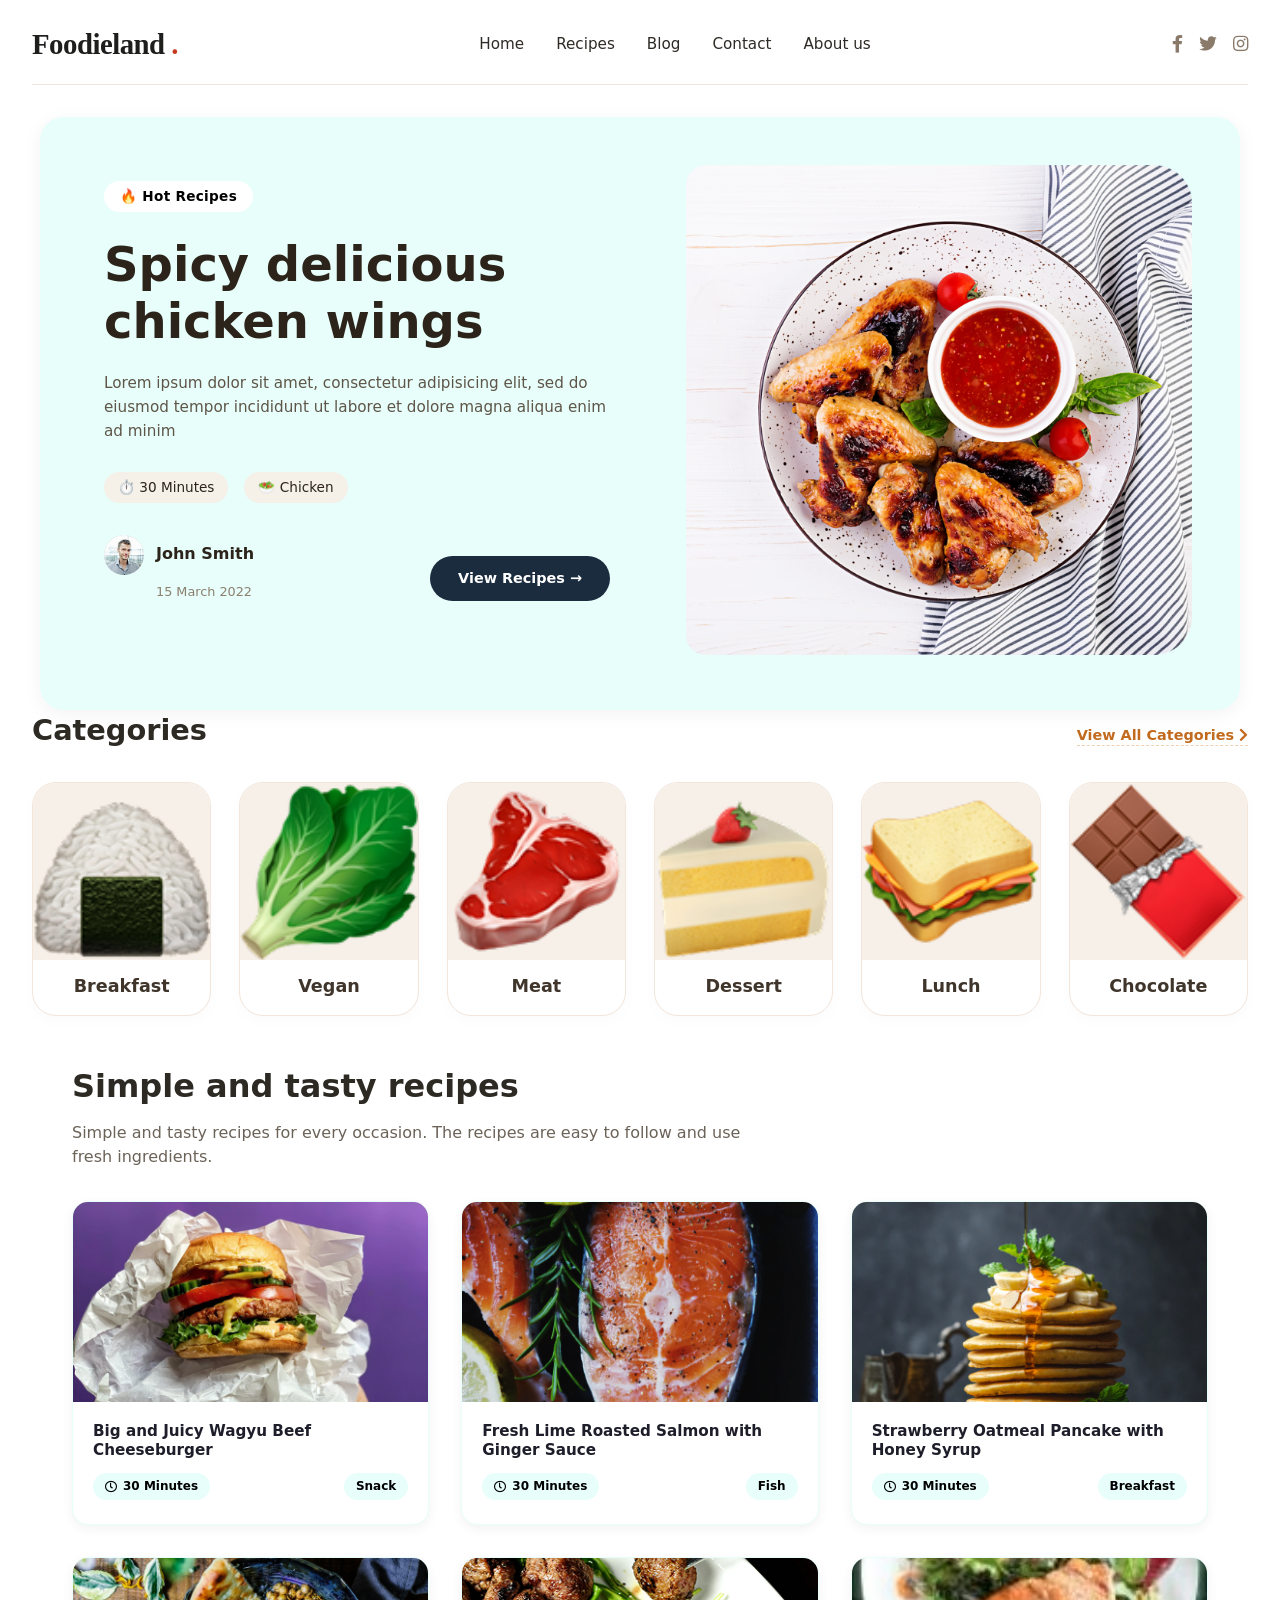
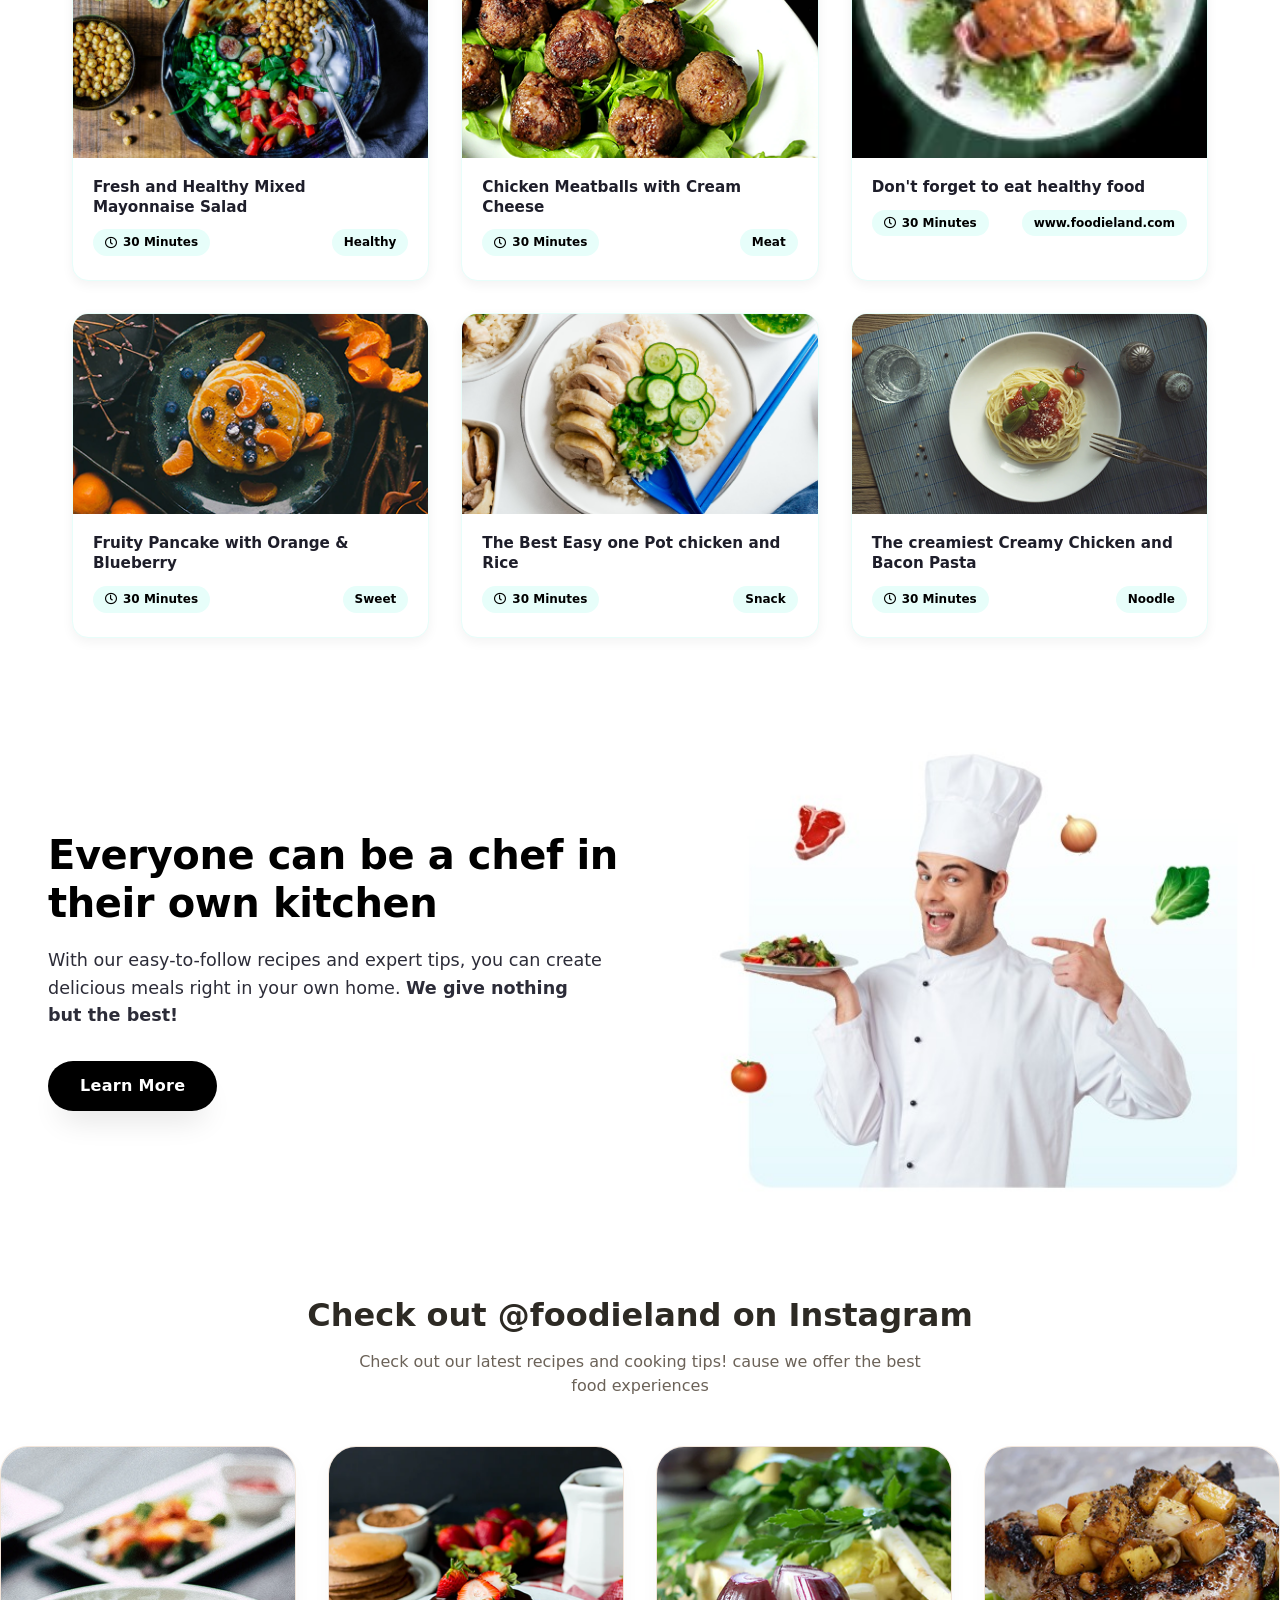
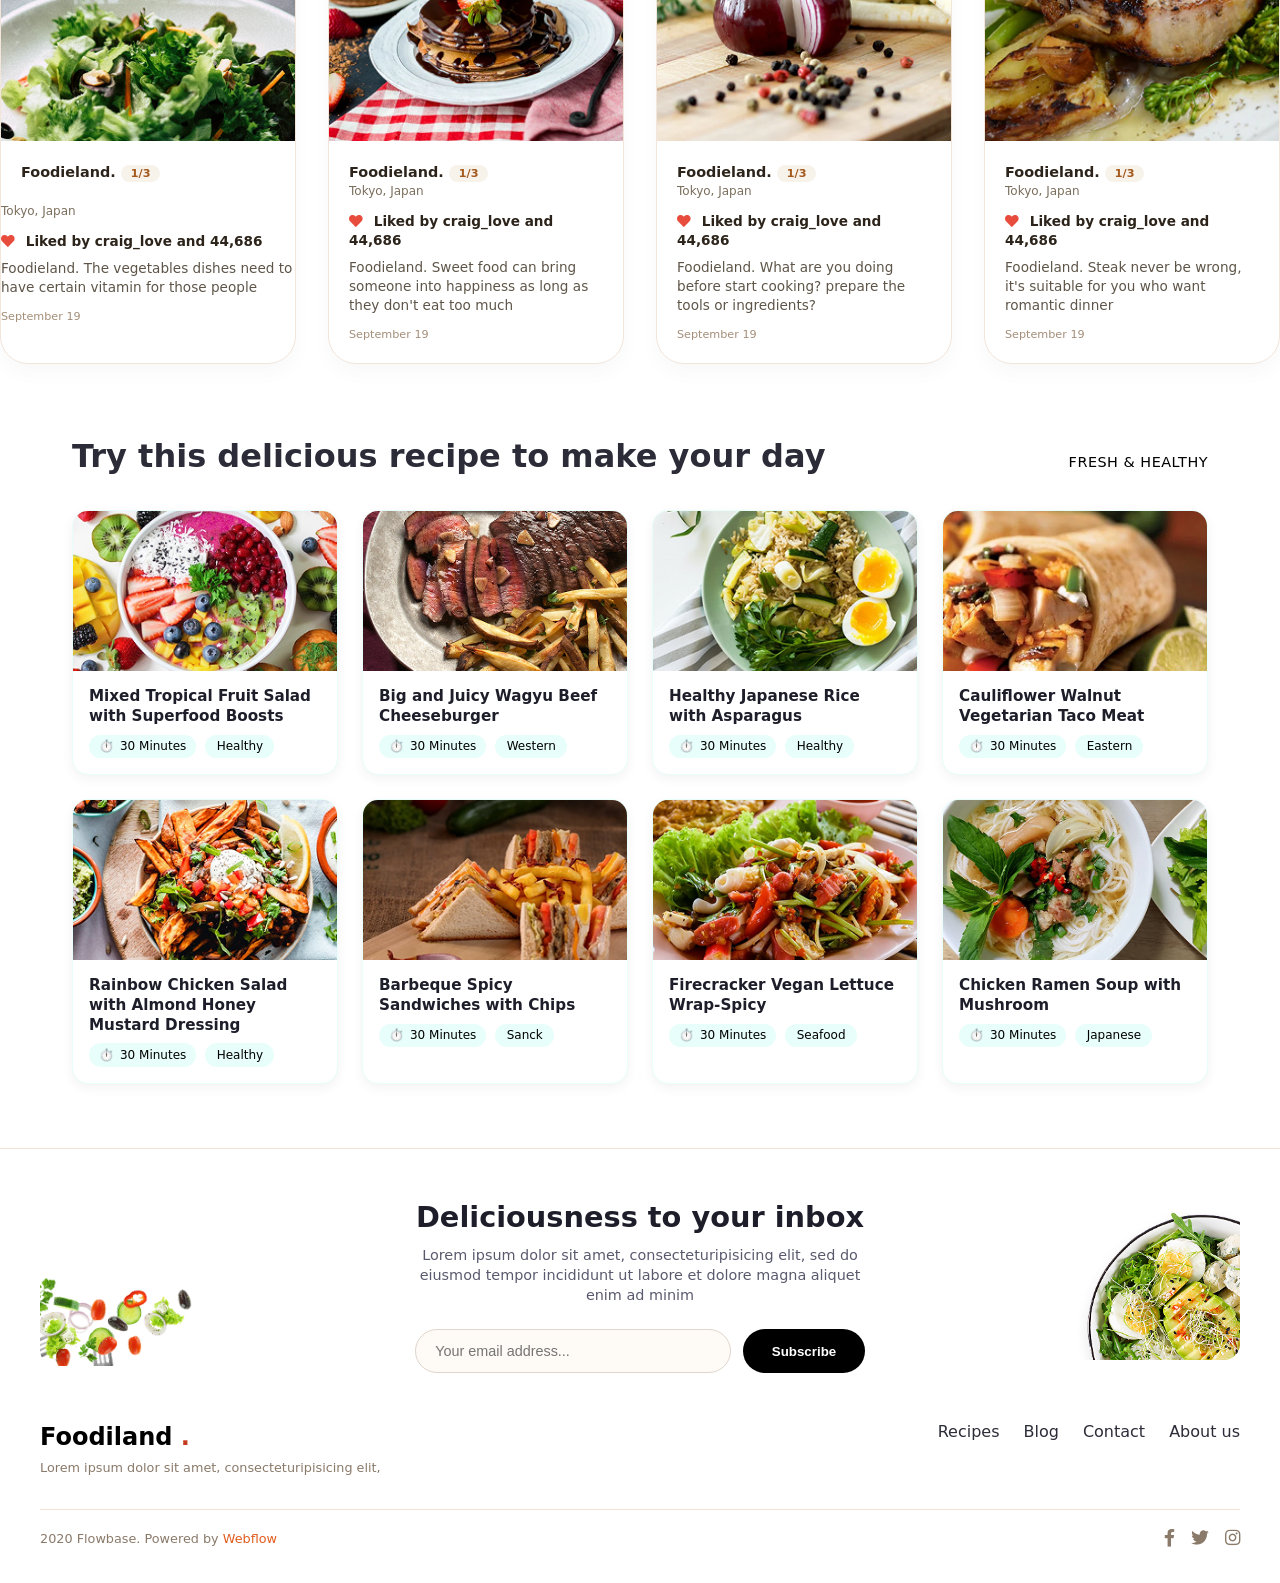
<file: index.html>
<!DOCTYPE html>
<html lang="en">
<head>
    <meta charset="UTF-8">
    <meta name="viewport" content="width=device-width, initial-scale=1.0">
    <title>FoodieLand</title>
    <link rel="stylesheet" href="style.css">
    <link rel="stylesheet" href="https://cdnjs.cloudflare.com/ajax/libs/font-awesome/5.15.3/css/all.min.css">
</head>
<body>
   <div class="container">
  <header class="main-header">
    <div class="logo">Foodieland <span>.</span></div>
    <nav aria-label="Main navigation">
      <div class="nav-links">
        <a href="index.html">Home</a>
        <a href="recipes.html">Recipes</a>
        <a href="blog.html">Blog</a>
        <a href="contactus.html">Contact</a>
        <a href="about.html">About us</a>
      </div>
    </nav>
    <div class="social-icons">
      <a href="#" aria-label="Facebook"><i class="fab fa-facebook-f"></i></a>
      <a href="#" aria-label="Twitter"><i class="fab fa-twitter"></i></a>
      <a href="#" aria-label="Instagram"><i class="fab fa-instagram"></i></a>
    </div>
  </header> 

  <main>
   
     <div class="hot-recipes-card">
            <div class="card-content">
                <div class="hot-badge">🔥 Hot Recipes</div>
                <h1 class="recipe-title">Spicy delicious chicken wings</h1>
                <p class="recipe-description">
                    Lorem ipsum dolor sit amet, consectetur adipisicing elit, sed do eiusmod
                    tempor incididunt ut labore et dolore magna aliqua enim ad minim
                </p>

                <div class="meta-row">
                    <span class="meta-chip">⏱️ 30 Minutes</span>
                    <span class="meta-chip">🥗 Chicken</span>
                </div>

                
                <div class="author-button-row">
                    <div class="author-section">
                        <div class="author-info">
                            <img class="author" src="images/Ellipse 2.png" alt="John Smith">
                            <span class="author-name">John Smith</span>
                        </div>
                        <div class="post-date">15 March 2022</div>
                    </div>
                    <a href="#" class="btn-primary">View Recipes →</a>
                </div>
            </div>

            <div class="img-wrapper">
                <img class="card-image" src="images/Mask Group.png" alt="Spicy delicious chicken wings">
            </div>
        </div>
  

 <sction class="categories-section">
      <div class="categories-header">
        <h2>Categories</h2>
        <a href="#" class="view-all">View All Categories <i class="fas fa-chevron-right"></i></a>
      </div>
      <div class="categories-grid">
        
        <div class="category-card">
          <img class="category-img" src="images/image 25.png"
               alt="Breakfast img">
          <div class="category-name">Breakfast</div>
        </div>
       
        <div class="category-card">
          <img class="category-img" src="images/image 20 (2).png"
               alt="Vegan img">
          <div class="category-name">Vegan</div>
        </div>
        
        <div class="category-card">
          <img class="category-img" src="images/image 21 (2).png"
               alt="Meat img">
          <div class="category-name">Meat</div>
        </div>
        
        <div class="category-card">
          <img class="category-img" src="images/image 22 (1).png"
               alt="Dessert img">
          <div class="category-name">Dessert</div>
        </div>
    
        <div class="category-card">
          <img class="category-img" src="images/image 23.png"
               alt="Lunch img">
          <div class="category-name">Lunch</div>
        </div>
        
        <div class="category-card">
          <img class="category-img" src="images/image 24.png"
               alt="Chocolate img">
          <div class="category-name">Chocolate</div>
         </div>
      </div>
    </section>

    <section class="recipes-section">
      <h2 class="section-heading">Simple and tasty recipes</h2>
      <p class="section-description">Simple and tasty recipes for every occasion. The recipes are easy to follow and use fresh ingredients.</p>
      <div class="recipes-grid">
        
        <div class="recipe-card"><img class="recipe-img" src="images/Mask Group (1).png" alt="Big and Juicy Wagyu Beef Cheeseburger"><div class="recipe-content"><h3 class="recipe-title">Big and Juicy Wagyu Beef Cheeseburger</h3><div class="recipe-meta"><span class="time-badge"><i class="far fa-clock"></i> 30 Minutes</span><span class="type-badge">Snack</span></div></div></div>
        <div class="recipe-card"><img class="recipe-img" src="images/image 26.png" alt="Fresh Lime Roasted Salmon with Ginger Sauce"><div class="recipe-content"><h3 class="recipe-title">Fresh Lime Roasted Salmon with Ginger Sauce</h3><div class="recipe-meta"><span class="time-badge"><i class="far fa-clock"></i> 30 Minutes</span><span class="type-badge">Fish</span></div></div></div>
        <div class="recipe-card"><img class="recipe-img" src="images/Mask Group (2).png" alt="Strawberry Oatmeal Pancake with Honey Syrup"><div class="recipe-content"><h3 class="recipe-title">Strawberry Oatmeal Pancake with Honey Syrup</h3><div class="recipe-meta"><span class="time-badge"><i class="far fa-clock"></i> 30 Minutes</span><span class="type-badge">Breakfast</span></div></div></div>
        <div class="recipe-card"><img class="recipe-img" src="images/Mask Group (3).png" alt="Fresh and Healthy Mixed"><div class="recipe-content"><h3 class="recipe-title">Fresh and Healthy Mixed Mayonnaise Salad</h3><div class="recipe-meta"><span class="time-badge"><i class="far fa-clock"></i> 30 Minutes</span><span class="type-badge">Healthy</span></div></div></div>
        <div class="recipe-card"><img class="recipe-img" src="images/image 26 (2).png" alt="Chicken Meatballs with Cream Cheese"><div class="recipe-content"><h3 class="recipe-title">Chicken Meatballs with Cream Cheese</h3><div class="recipe-meta"><span class="time-badge"><i class="far fa-clock"></i> 30 Minutes</span><span class="type-badge">Meat</span></div></div></div>
        <div class="recipe-card"><img class="recipe-img" src="images/WhatsApp Image 2026-04-17 at 00.14.38.jpeg" alt="Don't forget to eat healthy food"><div class="recipe-content"><h3 class="recipe-title">Don't forget to eat healthy food</h3><div class="recipe-meta"><span class="time-badge"><i class="far fa-clock"></i> 30 Minutes</span><span class="type-badge">www.foodieland.com</span></div></div></div>
        <div class="recipe-card"><img class="recipe-img" src="images/image 26 (13).png" alt="Fruity Pancake with Orange & Blueberry"><div class="recipe-content"><h3 class="recipe-title">Fruity Pancake with Orange & Blueberry</h3><div class="recipe-meta"><span class="time-badge"><i class="far fa-clock"></i> 30 Minutes</span><span class="type-badge">Sweet</span></div></div></div>
        <div class="recipe-card"><img class="recipe-img" src="images/Mask Group (5).png" alt="The Best Easy one Pot chicken and Rice"><div class="recipe-content"><h3 class="recipe-title">The Best Easy one Pot chicken and Rice</h3><div class="recipe-meta"><span class="time-badge"><i class="far fa-clock"></i> 30 Minutes</span><span class="type-badge">Snack</span></div></div></div>
        <div class="recipe-card"><img class="recipe-img" src="images/image 26 (14).png" alt="The creamiest Creamy Chicken and Bacon Pasta"><div class="recipe-content"><h3 class="recipe-title">The creamiest Creamy Chicken and Bacon Pasta</h3><div class="recipe-meta"><span class="time-badge"><i class="far fa-clock"></i> 30 Minutes</span><span class="type-badge">Noodle</span></div></div></div>
      </div>
    </section>
</div>

   <section class="chef-section">
    <div class="chef-container">
      <div class="chef-content">
        <h2>Everyone can be a chef in their own kitchen</h2>
        <p>
          With our easy-to-follow recipes and expert tips, you can create delicious meals 
          right in your own home. <strong>We give nothing but the best!</strong>
        </p>
        <a href="#" class="btn-chef" aria-label="Explore recipes and chef tips">
          Learn More 
        </a>
      </div>

      
      <div class="chef-visual">
        <img 
          src="images/WhatsApp Image 2026-04-18 at 01.00.51.jpeg"
          loading="eager"
        >
      </div>
    </div>
  </section>

   
    <section class="instagram-section">
      <div class="insta-header">
        <h2>Check out @foodieland on Instagram</h2>
        <p>Check out our latest recipes and cooking tips! cause we offer the best food experiences</p>
      </div>
      <div class="insta-grid">
        
        <div class="insta-card">

          <div class="insta-header-row">
      
          <img class="insta-img" src="images/Rectangle.png" alt="Instagram post 1">
          <div class="insta-content">
            <span class="insta-username">Foodieland.</span>
              <span class="insta-pagination">1/3</span>
            </div>
            <div class="insta-city">Tokyo, Japan</div>
            <div class="insta-likes"><i class="fas fa-heart"></i> Liked by <strong>craig_love</strong> and <strong>44,686</strong></div>
            <div class="insta-caption">Foodieland. The vegetables dishes need to have certain vitamin for those people</div>
            <div class="insta-date">September 19</div>
          </div>
        </div>
        
        <div class="insta-card">
          <img class="insta-img" src="images/Rectangle (1).png" alt="Instagram post 2">
          <div class="insta-content">
            <div class="insta-header-row">
              <span class="insta-username">Foodieland.</span>
              <span class="insta-pagination">1/3</span>
            </div>
            <div class="insta-city">Tokyo, Japan</div>
            <div class="insta-likes"><i class="fas fa-heart"></i> Liked by <strong>craig_love</strong> and <strong>44,686</strong></div>
            <div class="insta-caption">Foodieland. Sweet food can bring someone into happiness as long as they don't eat too much</div>
            <div class="insta-date">September 19</div>
          </div>
        </div>
        
        <div class="insta-card">
          <img class="insta-img" src="images/Rectangle (2).png" alt="Instagram post 3">
          <div class="insta-content">
            <div class="insta-header-row">
              <span class="insta-username">Foodieland.</span>
              <span class="insta-pagination">1/3</span>
            </div>
            <div class="insta-city">Tokyo, Japan</div>
            <div class="insta-likes"><i class="fas fa-heart"></i> Liked by <strong>craig_love</strong> and <strong>44,686</strong></div>
            <div class="insta-caption">Foodieland. What are you doing before start cooking? prepare the tools or ingredients?</div>
            <div class="insta-date">September 19</div>
          </div>
        </div>
        
        <div class="insta-card">
          <img class="insta-img" src="images/Rectangle (3).png" alt="Instagram post 4">
          <div class="insta-content">
            <div class="insta-header-row">
              <span class="insta-username">Foodieland.</span>
              <span class="insta-pagination">1/3</span>
            </div>
            <div class="insta-city">Tokyo, Japan</div>
            <div class="insta-likes"><i class="fas fa-heart"></i> Liked by <strong>craig_love</strong> and <strong>44,686</strong></div>
            <div class="insta-caption">Foodieland. Steak never be wrong, it's suitable for you who want romantic dinner</div>
            <div class="insta-date">September 19</div>
          </div>
        </div>
      </div>
    </section>


    <section class="recipes-section" id="recipes">
  <div class="recipes-header">
    <h2>Try this delicious recipe to make your day</h2>
    <p>Fresh & healthy</p>
  </div>
  <div class="recipe-grid">
    
    <div class="recipe-card">
      <img class="card-img" src="images/image 26 (17).png" alt="Fruit salad">
      <div class="card-content">
        <div class="recipe-title">Mixed Tropical Fruit Salad with Superfood Boosts</div>
        <div class="recipe-details">
          <span class="time">30 Minutes</span>
          <span class="category">Healthy</span>
        </div>
      </div>
    </div>
    
    <div class="recipe-card">
      <img class="card-img" src="images/image 26 (3).png" alt="juicy wagyu">
      <div class="card-content">
        <div class="recipe-title">Big and Juicy Wagyu Beef Cheeseburger</div>
        <div class="recipe-details">
          <span class="time">30 Minutes</span>
          <span class="category">Western</span>
        </div>
      </div>
    </div>
    
    <div class="recipe-card">
      <img class="card-img" src="images/image 26 (4).png" alt="Japnese rice">
      <div class="card-content">
        <div class="recipe-title">Healthy Japanese Rice with Asparagus</div>
        <div class="recipe-details">
          <span class="time">30 Minutes</span>
          <span class="category">Healthy</span>
        </div>
      </div>
    </div>
   
    <div class="recipe-card">
      <img class="card-img" src="images/image 26 (6).png" alt="taco meat">
      <div class="card-content">
        <div class="recipe-title">Cauliflower Walnut Vegetarian Taco Meat</div>
        <div class="recipe-details">
          <span class="time">30 Minutes</span>
          <span class="category">Eastern</span>
        </div>
      </div>
    </div>
    
    <div class="recipe-card">
      <img class="card-img" src="images/image 26 (7).png" alt="Chicken salad">
      <div class="card-content">
        <div class="recipe-title">Rainbow Chicken Salad with Almond Honey Mustard Dressing</div>
        <div class="recipe-details">
          <span class="time">30 Minutes</span>
          <span class="category">Healthy</span>
        </div>
      </div>
    </div>
    
    <div class="recipe-card">
      <img class="card-img" src="images/image 26 (8).png" alt="Sandwiches">
      <div class="card-content">
        <div class="recipe-title">Barbeque Spicy Sandwiches with Chips</div>
        <div class="recipe-details">
          <span class="time">30 Minutes</span>
          <span class="category">Sanck</span>
        </div>
      </div>
    </div>
    
    <div class="recipe-card">
      <img class="card-img" src="images/image 26 (18).png" alt="Vegan lettuce wrap">
      <div class="card-content">
        <div class="recipe-title">Firecracker Vegan Lettuce Wrap-Spicy</div>
        <div class="recipe-details">
          <span class="time">30 Minutes</span>
          <span class="category">Seafood</span>
        </div>
      </div>
    </div>
    
    <div class="recipe-card">
      <img class="card-img" src="images/image 26 (9).png" alt="Ramen">
      <div class="card-content">
        <div class="recipe-title">Chicken Ramen Soup with Mushroom</div>
        <div class="recipe-details">
          <span class="time">30 Minutes</span>
          <span class="category">Japanese</span>
        </div>
      </div>
    </div>
  </div>
</section>

    
<footer class="footer-section">
  <div class="footer-container">
    <div class="footer-newsletter-row">
      <div class="footer-left-img">
        <img src="images/kisspng-salad-salad-fresh-food-healthylife-vegetables-vegetarian-5d42e3a7cb8543 1.png" alt="Food decoration left"  width="500px">
      </div>
      <div class="newsletter-center">
        <h2>Deliciousness to your inbox</h2>
        <p>Lorem ipsum dolor sit amet, consecteturipisicing elit, sed do eiusmod tempor incididunt ut labore et dolore magna aliquet enim ad minim</p>
        <div class="newsletter-form">
          <input type="email" placeholder="Your email address...">
          <button>Subscribe</button>
        </div>
      </div>
      <div class="footer-right-img">
        <img src="images/Photo-plate.png" alt="plate" width="500px">
      </div>
    </div>
</main>
    
<div class="footer-middle">
      <div class="brand-left">
        <h3>Foodiland <span>.</span> </h3>
        <p>Lorem ipsum dolor sit amet, consecteturipisicing elit,</p>
      </div>
      <div class="nav-right">
        <a href="recipes.html">Recipes</a>
        <a href="blog.html">Blog</a>
        <a href="contact.html">Contact</a>
        <a href="about.html">About us</a>
      </div>
    </div>
    
    <hr class="footer-hr">

    <div class="footer-bottom">
      <div class="copyright">2020 Flowbase. Powered by <span class="flow">Webflow</span> </div>
      <div class="social-icons">
        <a href="#"><i class="fab fa-facebook-f"></i></a>
        <a href="#"><i class="fab fa-twitter"></i></a>
        <a href="#"><i class="fab fa-instagram"></i></a>
      </div>
    </div>
  </div>
</footer>

      
</body>
</html>
</file>
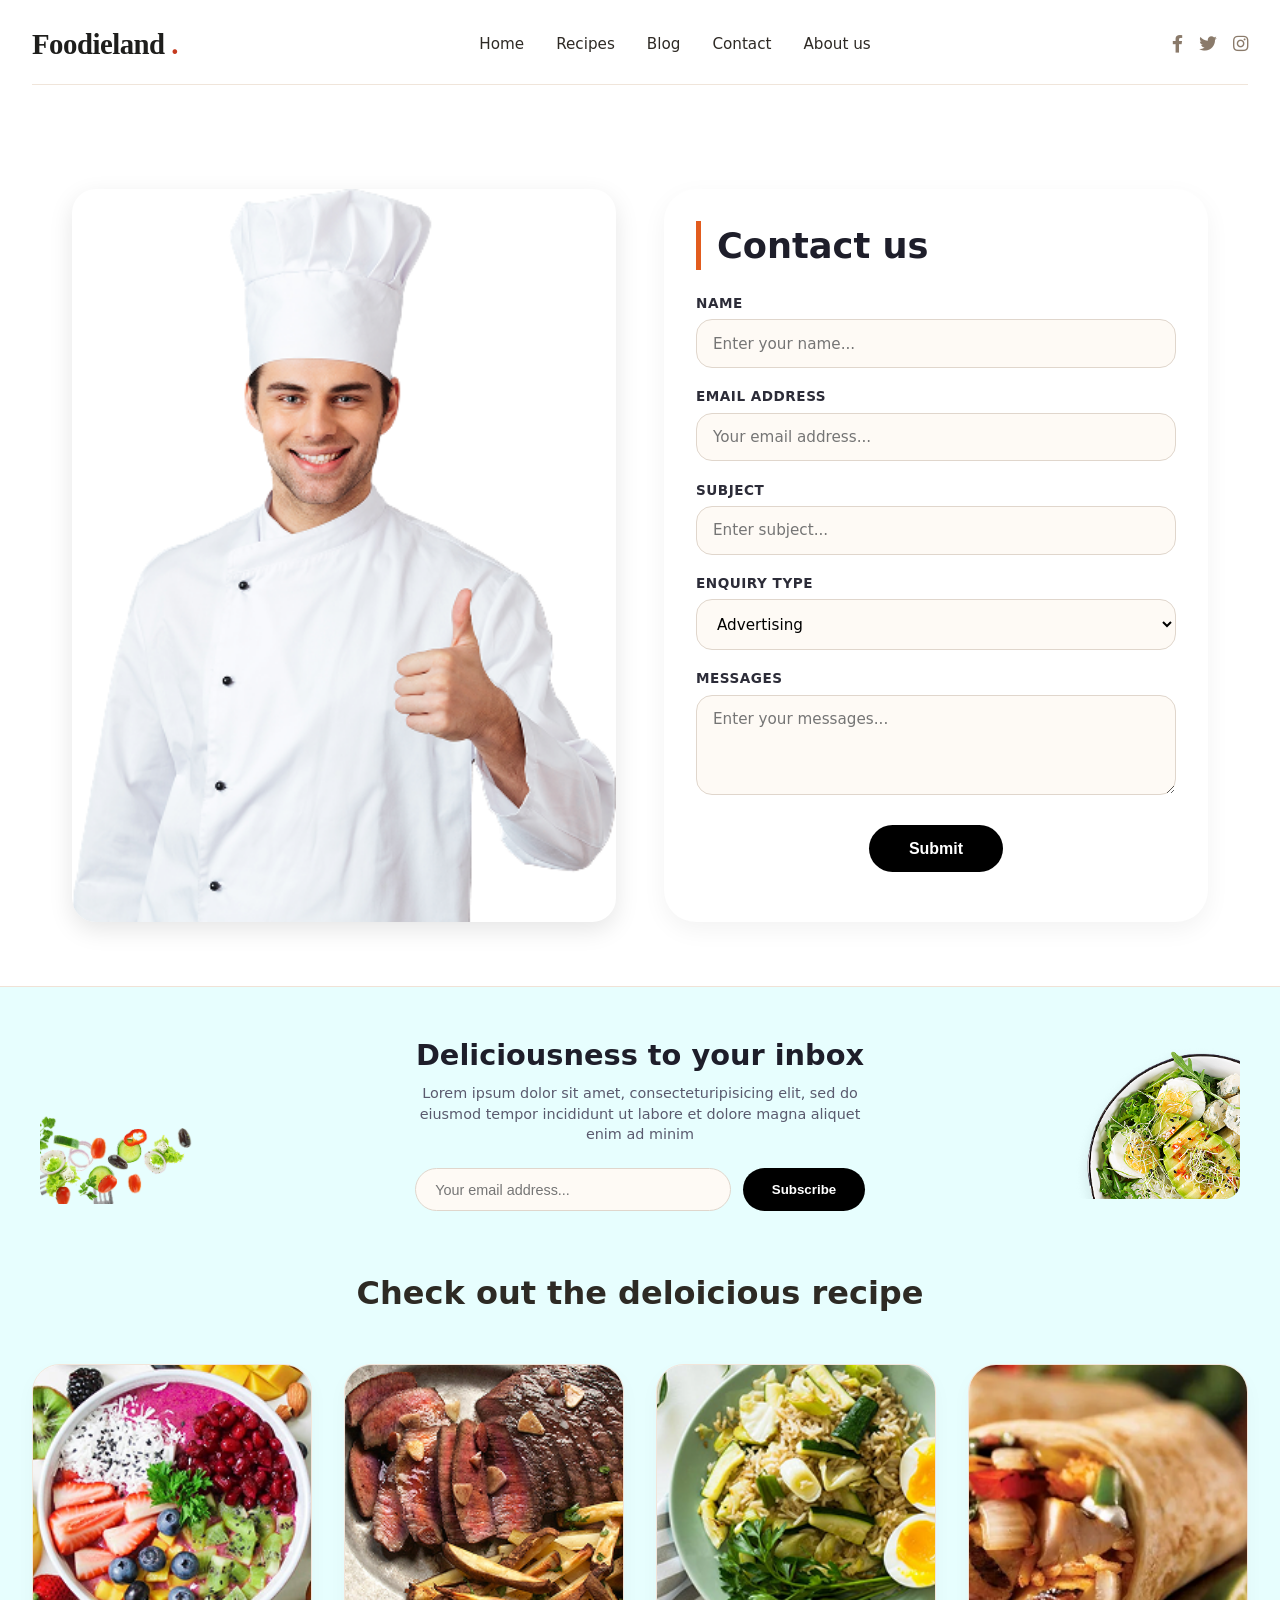
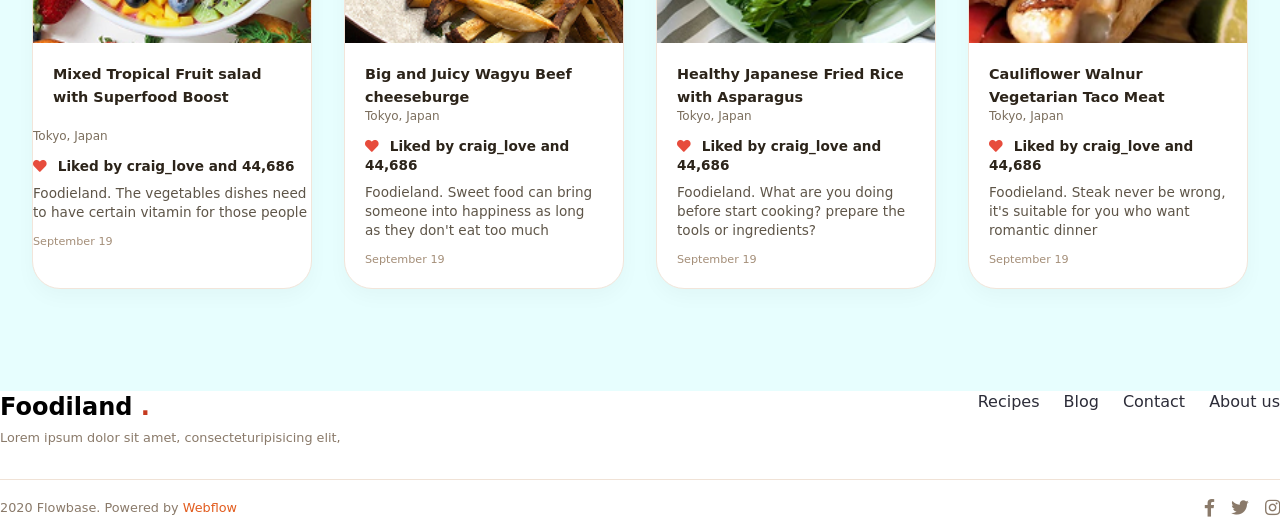
<file: contactus.html>
<!DOCTYPE html>
<html lang="en">
<head>
    <meta charset="UTF-8">
    <meta name="viewport" content="width=device-width, initial-scale=1.0">
    <title>Contact Us</title>
    <link rel="stylesheet" href="contact.css">
    <link rel="stylesheet" href="https://cdnjs.cloudflare.com/ajax/libs/font-awesome/5.15.3/css/all.min.css">
</head>
<body>
    <div class="container">
  <header class="main-header">
    <div class="logo">Foodieland <span>.</span></div>
    <nav aria-label="Main navigation">
      <div class="nav-links">
        <a href="index.html">Home</a>
        <a href="recipes.html">Recipes</a>
        <a href="blog.html">Blog</a>
        <a href="contactus.html">Contact</a>
        <a href="about.html">About us</a>
      </div>
    </nav>
    <div class="social-icons">
      <a href="#" aria-label="Facebook"><i class="fab fa-facebook-f"></i></a>
      <a href="#" aria-label="Twitter"><i class="fab fa-twitter"></i></a>
      <a href="#" aria-label="Instagram"><i class="fab fa-instagram"></i></a>
    </div>
  </header> 
    </div>

<main>
   <section class="contact-section">
   <div class="contact-container">
    <div class="contact-image">
      <img src="images/Layer 1 1.png">
    </div>

    <div class="contact-form">
      <h1>Contact us</h1>
      <form action="#" method="post">
        <div class="form-group">
          <label for="name">NAME</label>
          <input type="text" id="name" placeholder="Enter your name...">
        </div>
        <div class="form-group">
          <label for="email">EMAIL ADDRESS</label>
          <input type="email" id="email" placeholder="Your email address...">
        </div>
        <div class="form-group">
          <label for="subject">SUBJECT</label>
          <input type="text" id="subject" placeholder="Enter subject...">
        </div>
        <div class="form-group">
          <label for="enquiry">ENQUIRY TYPE</label>
          <select id="enquiry">
            <option value="advertising">Advertising</option>
            <option value="general">General enquiry</option>
            <option value="collaboration">Collaboration</option>
            <option value="support">Support</option>
          </select>
        </div>
        <div class="form-group">
          <label for="message">MESSAGES</label>
          <textarea id="message" placeholder="Enter your messages..."></textarea>
        </div>
        <div class="submit-wrapper">
          <button type="submit" class="submit-btn">Submit</button>
        </div>
      </form>
    </div>
  </div>
</section>

<section class="footer-section">
  <section class="footer-container">
    <div class="footer-newsletter-row">
      <div class="footer-left-img">
        <img src="images/kisspng-salad-salad-fresh-food-healthylife-vegetables-vegetarian-5d42e3a7cb8543 1.png" alt="Food decoration left"  width="500px">
      </div>
      <div class="newsletter-center">
        <h2>Deliciousness to your inbox</h2>
        <p>Lorem ipsum dolor sit amet, consecteturipisicing elit, sed do eiusmod tempor incididunt ut labore et dolore magna aliquet enim ad minim</p>
        <div class="newsletter-form">
          <input type="email" placeholder="Your email address...">
          <button>Subscribe</button>
        </div>
      </div>
      <div class="footer-right-img">
        <img src="images/Photo-plate.png" alt="plate" width="500px">
      </div>
    </div>
</section>


<section class="instagram-section">
      <div class="insta-header">
        <h2>Check out the deloicious recipe</h2>
      </div>
      <div class="insta-grid">
        
        <div class="insta-card">

          <div class="insta-header-row">
      
          <img class="insta-img" src="images/image 26 (17).png" alt="Tropical">
          <div class="insta-content">
            <span class="insta-username">Mixed Tropical Fruit salad with Superfood Boost</span>
            </div>
            <div class="insta-city">Tokyo, Japan</div>
            <div class="insta-likes"><i class="fas fa-heart"></i> Liked by <strong>craig_love</strong> and <strong>44,686</strong></div>
            <div class="insta-caption">Foodieland. The vegetables dishes need to have certain vitamin for those people</div>
            <div class="insta-date">September 19</div>
          </div>
        </div>
        
        <div class="insta-card">
          <img class="insta-img" src="images/image 26 (3).png" alt="Beef">
          <div class="insta-content">
            <div class="insta-header-row">
              <span class="insta-username">Big and Juicy Wagyu Beef cheeseburge</span>
            </div>
            <div class="insta-city">Tokyo, Japan</div>
            <div class="insta-likes"><i class="fas fa-heart"></i> Liked by <strong>craig_love</strong> and <strong>44,686</strong></div>
            <div class="insta-caption">Foodieland. Sweet food can bring someone into happiness as long as they don't eat too much</div>
            <div class="insta-date">September 19</div>
          </div>
        </div>
        
        <div class="insta-card">
          <img class="insta-img" src="images/image 26 (4).png" alt="Fried Rice">
          <div class="insta-content">
            <div class="insta-header-row">
              <span class="insta-username">Healthy Japanese Fried Rice with Asparagus</span>
            </div>
            <div class="insta-city">Tokyo, Japan</div>
            <div class="insta-likes"><i class="fas fa-heart"></i> Liked by <strong>craig_love</strong> and <strong>44,686</strong></div>
            <div class="insta-caption">Foodieland. What are you doing before start cooking? prepare the tools or ingredients?</div>
            <div class="insta-date">September 19</div>
          </div>
        </div>
        
        <div class="insta-card">
          <img class="insta-img" src="images/image 26 (6).png" alt="Taco Meat">
          <div class="insta-content">
            <div class="insta-header-row">
              <span class="insta-username">Cauliflower Walnur Vegetarian Taco Meat</span>
            </div>
            <div class="insta-city">Tokyo, Japan</div>
            <div class="insta-likes"><i class="fas fa-heart"></i> Liked by <strong>craig_love</strong> and <strong>44,686</strong></div>
            <div class="insta-caption">Foodieland. Steak never be wrong, it's suitable for you who want romantic dinner</div>
            <div class="insta-date">September 19</div>
          </div>
        </div>
      </div>
    </section>
    </main>


<div class="footer-middle">
      <div class="brand-left">
        <h3>Foodiland <span>.</span> </h3>
        <p>Lorem ipsum dolor sit amet, consecteturipisicing elit,</p>
      </div>
      <div class="nav-right">
        <a href="recipes.html">Recipes</a>
        <a href="blog.html">Blog</a>
        <a href="contact.html">Contact</a>
        <a href="about.html">About us</a>
      </div>
    </div>
    
    <hr class="footer-hr">

    <div class="footer-bottom">
      <div class="copyright">2020 Flowbase. Powered by <span class="flow">Webflow</span> </div>
      <div class="social-icons">
        <a href="#"><i class="fab fa-facebook-f"></i></a>
        <a href="#"><i class="fab fa-twitter"></i></a>
        <a href="#"><i class="fab fa-instagram"></i></a>
      </div>
    </div>
  </div>
</footer>

   

</body>
</html>
</file>
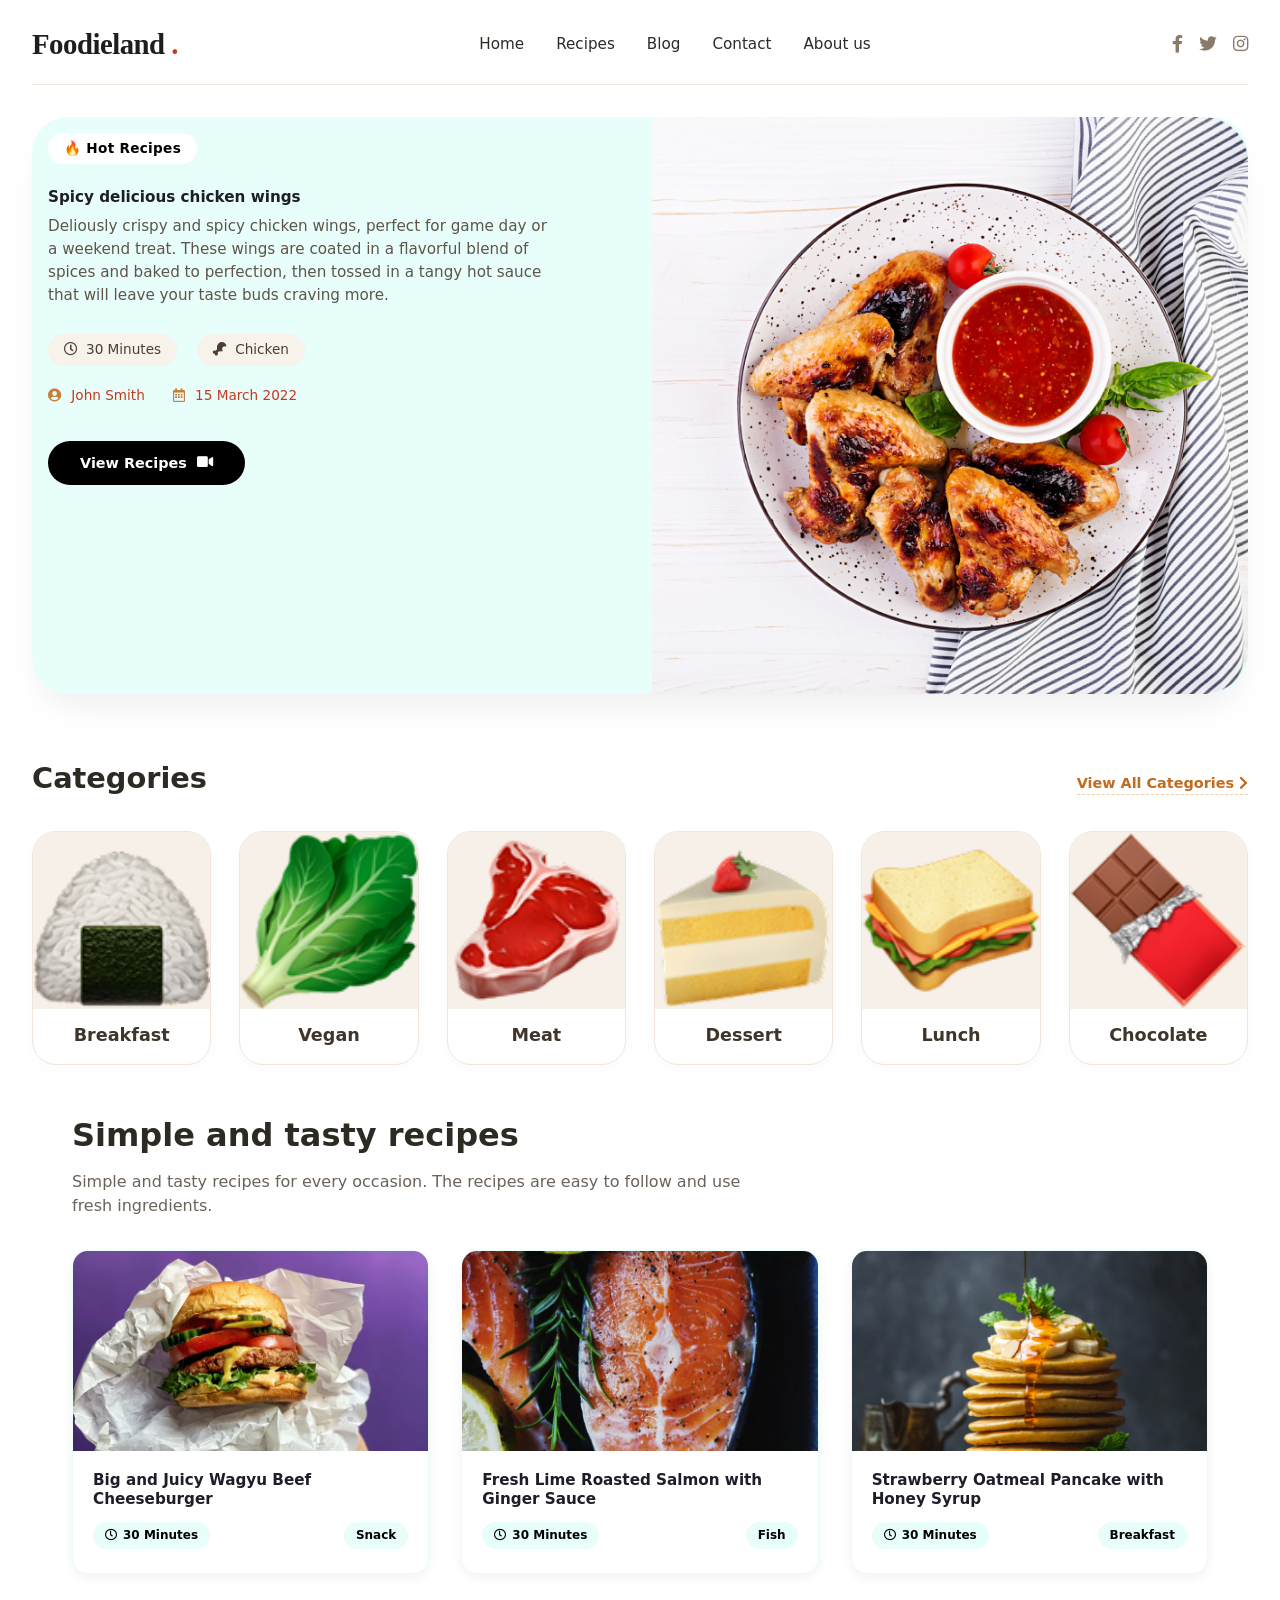
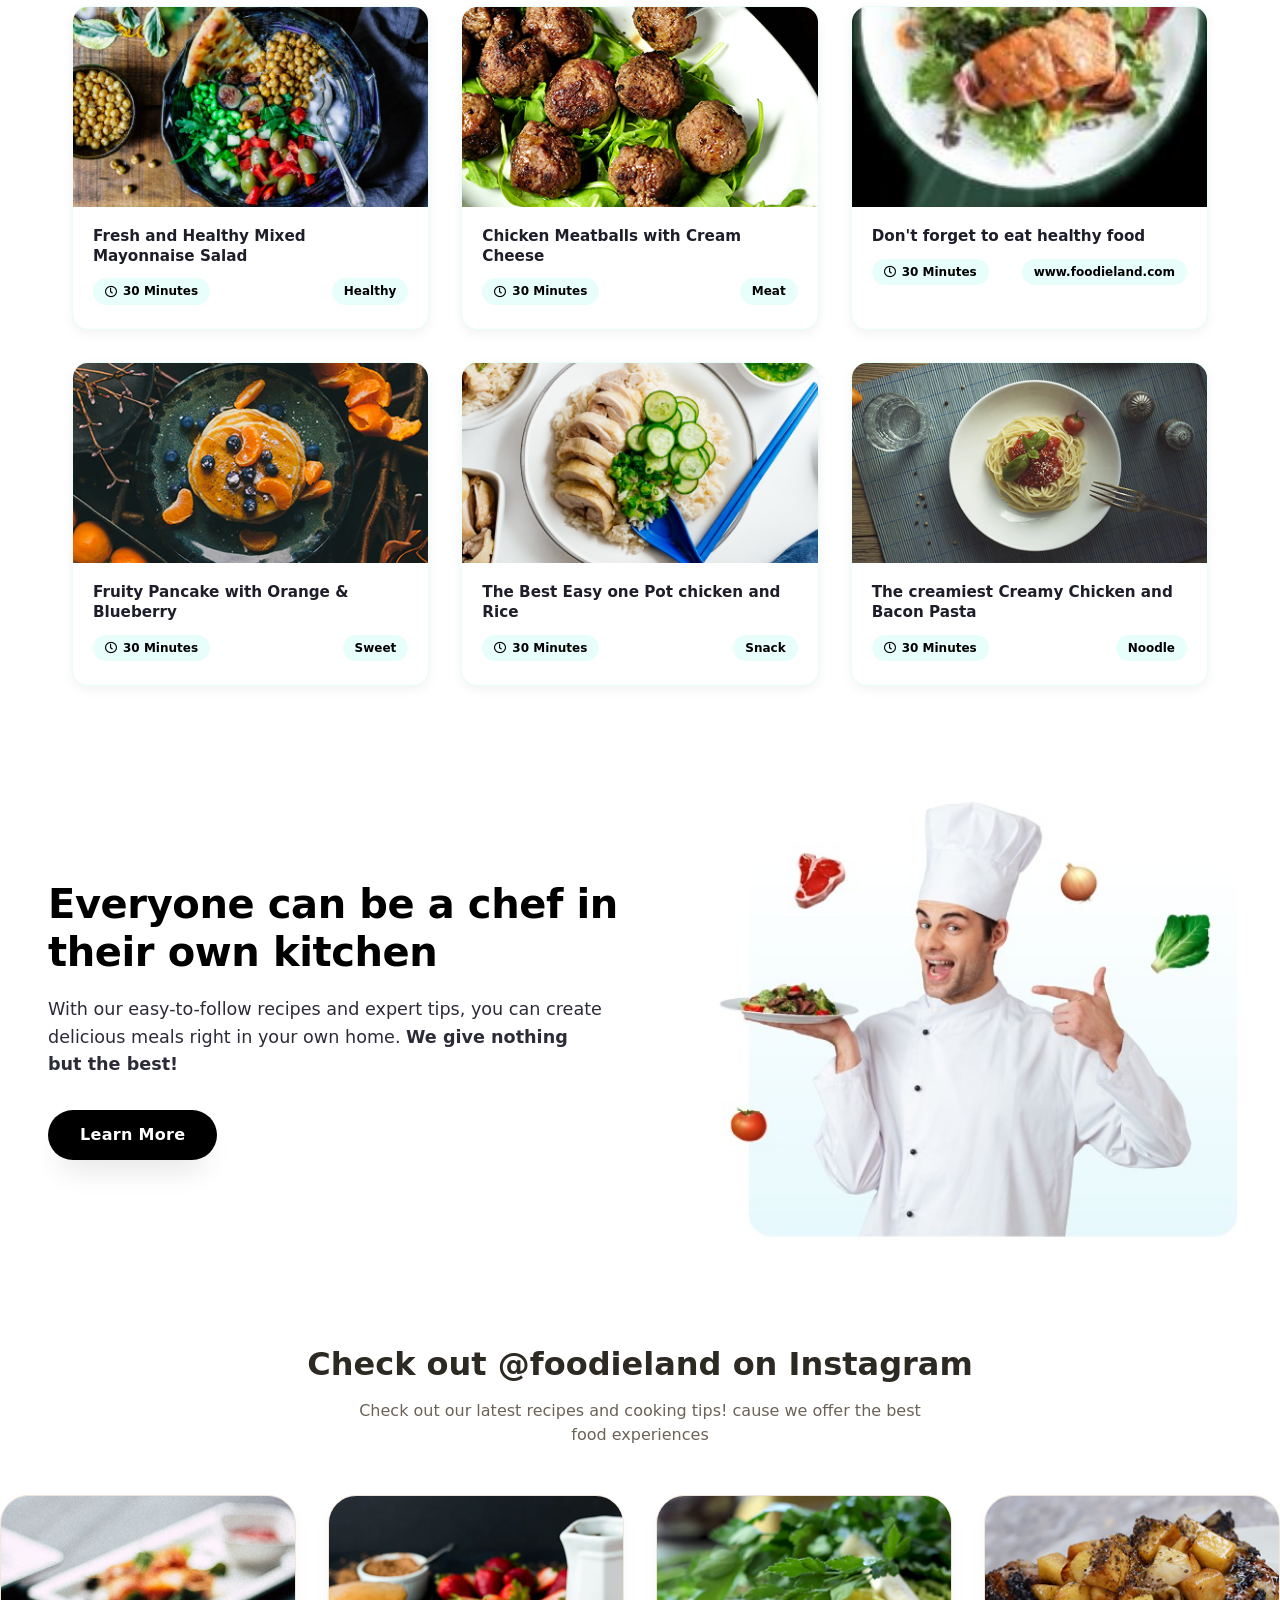
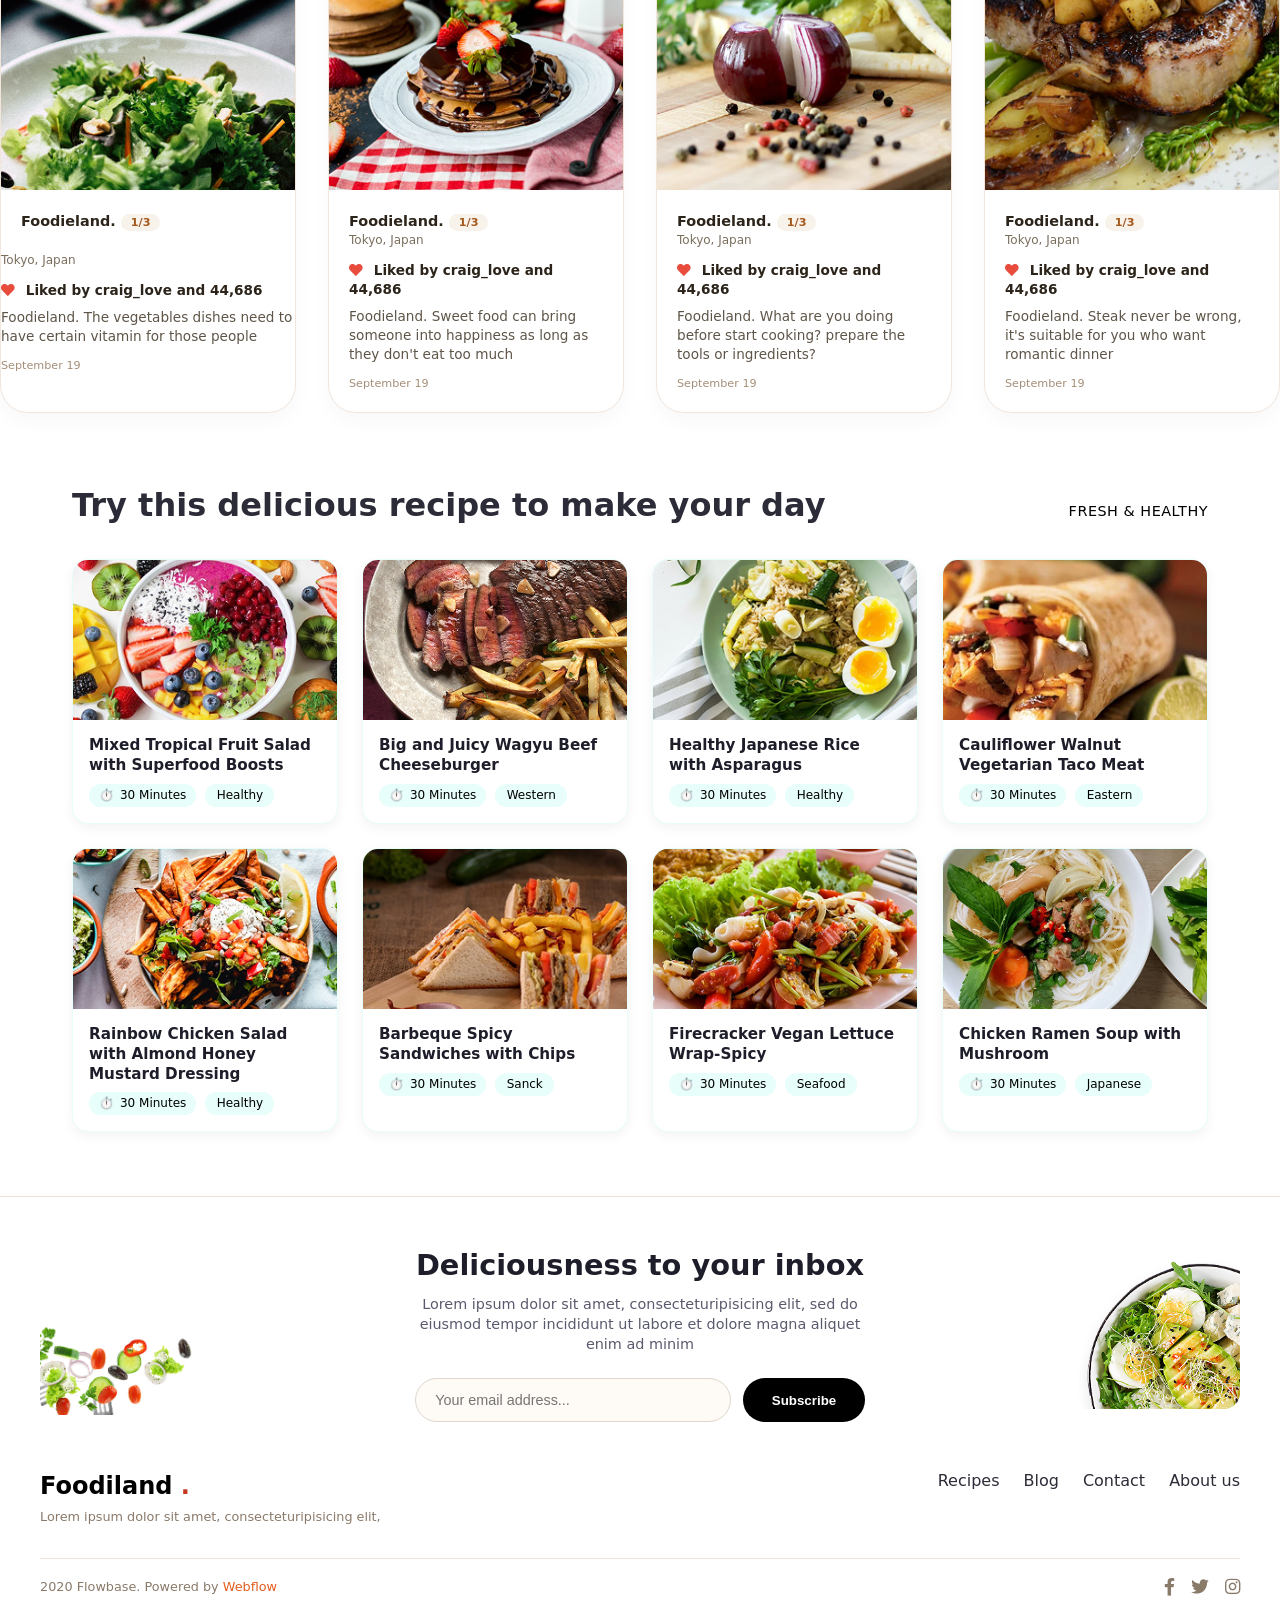
<file: homepage.html>
<!DOCTYPE html>
<html lang="en">
<head>
    <meta charset="UTF-8">
    <meta name="viewport" content="width=device-width, initial-scale=1.0">
    <title>FoodieLand</title>
    <link rel="stylesheet" href="chefmenu.css">
    <link rel="stylesheet" href="https://cdnjs.cloudflare.com/ajax/libs/font-awesome/5.15.3/css/all.min.css">
</head>
<body>
   <div class="container">
  <header class="main-header">
    <div class="logo">Foodieland <span>.</span></div>
    <nav aria-label="Main navigation">
      <div class="nav-links">
        <a href="homepage.html">Home</a>
        <a href="recipes.html">Recipes</a>
        <a href="blog.html">Blog</a>
        <a href="contact.html">Contact</a>
        <a href="about.html">About us</a>
      </div>
    </nav>
    <div class="social-icons">
      <a href="#" aria-label="Facebook"><i class="fab fa-facebook-f"></i></a>
      <a href="#" aria-label="Twitter"><i class="fab fa-twitter"></i></a>
      <a href="#" aria-label="Instagram"><i class="fab fa-instagram"></i></a>
    </div>
  </header> 

  <main>
    <div class="hot-recipes-card">
      <div class="card-content">
        <div class="hot-badge">🔥 Hot Recipes</div>
        <h1 class="recipe-title">Spicy delicious chicken wings</h1>
        <p class="recipe-description">
          Deliously crispy and spicy chicken wings, perfect for game day or a weekend treat. These wings are coated in a flavorful blend of spices and baked to perfection, then tossed in a tangy hot sauce that will leave your taste buds craving more.
        </p>
        <div class="meta-row">
          <span class="meta-chip"><i class="far fa-clock"></i> 30 Minutes</span>
          <span class="meta-chip"><i class="fas fa-drumstick-bite"></i> Chicken</span>
        </div>
        <div class="author-date">
          <span><i class="fas fa-user-circle"></i> John Smith</span>
          <span><i class="far fa-calendar-alt"></i> 15 March 2022</span>
        </div>
        <a href="#" class="btn-primary">View Recipes   <i class="fas fa-video"></i></a>
      </div>
      <div class="img-wrapper">
        <img class="card-image" src="images/Mask Group.png" alt="Spicy chicken wings image">
      </div>
    </div>

    <section class="categories-section">
      <div class="categories-header">
        <h2>Categories</h2>
        <a href="#" class="view-all">View All Categories <i class="fas fa-chevron-right"></i></a>
      </div>
      <div class="categories-grid">
        
        <div class="category-card">
          <img class="category-img" src="images/image 25.png"
               alt="Breakfast img">
          <div class="category-name">Breakfast</div>
        </div>
       
        <div class="category-card">
          <img class="category-img" src="images/image 20 (2).png"
               alt="Vegan img">
          <div class="category-name">Vegan</div>
        </div>
        
        <div class="category-card">
          <img class="category-img" src="images/image 21 (2).png"
               alt="Meat img">
          <div class="category-name">Meat</div>
        </div>
        
        <div class="category-card">
          <img class="category-img" src="images/image 22 (1).png"
               alt="Dessert img">
          <div class="category-name">Dessert</div>
        </div>
    
        <div class="category-card">
          <img class="category-img" src="images/image 23.png"
               alt="Lunch img">
          <div class="category-name">Lunch</div>
        </div>
        
        <div class="category-card">
          <img class="category-img" src="images/image 24.png"
               alt="Chocolate img">
          <div class="category-name">Chocolate</div>
         </div>
      </div>
    </section>

    <section class="recipes-section">
      <h2 class="section-heading">Simple and tasty recipes</h2>
      <p class="section-description">Simple and tasty recipes for every occasion. The recipes are easy to follow and use fresh ingredients.</p>
      <div class="recipes-grid">
        
        <div class="recipe-card"><img class="recipe-img" src="images/Mask Group (1).png" alt="Big and Juicy Wagyu Beef Cheeseburger"><div class="recipe-content"><h3 class="recipe-title">Big and Juicy Wagyu Beef Cheeseburger</h3><div class="recipe-meta"><span class="time-badge"><i class="far fa-clock"></i> 30 Minutes</span><span class="type-badge">Snack</span></div></div></div>
        <div class="recipe-card"><img class="recipe-img" src="images/image 26.png" alt="Fresh Lime Roasted Salmon with Ginger Sauce"><div class="recipe-content"><h3 class="recipe-title">Fresh Lime Roasted Salmon with Ginger Sauce</h3><div class="recipe-meta"><span class="time-badge"><i class="far fa-clock"></i> 30 Minutes</span><span class="type-badge">Fish</span></div></div></div>
        <div class="recipe-card"><img class="recipe-img" src="images/Mask Group (2).png" alt="Strawberry Oatmeal Pancake with Honey Syrup"><div class="recipe-content"><h3 class="recipe-title">Strawberry Oatmeal Pancake with Honey Syrup</h3><div class="recipe-meta"><span class="time-badge"><i class="far fa-clock"></i> 30 Minutes</span><span class="type-badge">Breakfast</span></div></div></div>
        <div class="recipe-card"><img class="recipe-img" src="images/Mask Group (3).png" alt="Fresh and Healthy Mixed"><div class="recipe-content"><h3 class="recipe-title">Fresh and Healthy Mixed Mayonnaise Salad</h3><div class="recipe-meta"><span class="time-badge"><i class="far fa-clock"></i> 30 Minutes</span><span class="type-badge">Healthy</span></div></div></div>
        <div class="recipe-card"><img class="recipe-img" src="images/image 26 (2).png" alt="Chicken Meatballs with Cream Cheese"><div class="recipe-content"><h3 class="recipe-title">Chicken Meatballs with Cream Cheese</h3><div class="recipe-meta"><span class="time-badge"><i class="far fa-clock"></i> 30 Minutes</span><span class="type-badge">Meat</span></div></div></div>
        <div class="recipe-card"><img class="recipe-img" src="images/WhatsApp Image 2026-04-17 at 00.14.38.jpeg" alt="Don't forget to eat healthy food"><div class="recipe-content"><h3 class="recipe-title">Don't forget to eat healthy food</h3><div class="recipe-meta"><span class="time-badge"><i class="far fa-clock"></i> 30 Minutes</span><span class="type-badge">www.foodieland.com</span></div></div></div>
        <div class="recipe-card"><img class="recipe-img" src="images/image 26 (13).png" alt="Fruity Pancake with Orange & Blueberry"><div class="recipe-content"><h3 class="recipe-title">Fruity Pancake with Orange & Blueberry</h3><div class="recipe-meta"><span class="time-badge"><i class="far fa-clock"></i> 30 Minutes</span><span class="type-badge">Sweet</span></div></div></div>
        <div class="recipe-card"><img class="recipe-img" src="images/Mask Group (5).png" alt="The Best Easy one Pot chicken and Rice"><div class="recipe-content"><h3 class="recipe-title">The Best Easy one Pot chicken and Rice</h3><div class="recipe-meta"><span class="time-badge"><i class="far fa-clock"></i> 30 Minutes</span><span class="type-badge">Snack</span></div></div></div>
        <div class="recipe-card"><img class="recipe-img" src="images/image 26 (14).png" alt="The creamiest Creamy Chicken and Bacon Pasta"><div class="recipe-content"><h3 class="recipe-title">The creamiest Creamy Chicken and Bacon Pasta</h3><div class="recipe-meta"><span class="time-badge"><i class="far fa-clock"></i> 30 Minutes</span><span class="type-badge">Noodle</span></div></div></div>
      </div>
    </section>
</div>

   <section class="chef-section">
    <div class="chef-container">
      <div class="chef-content">
        <h2>Everyone can be a chef in their own kitchen</h2>
        <p>
          With our easy-to-follow recipes and expert tips, you can create delicious meals 
          right in your own home. <strong>We give nothing but the best!</strong>
        </p>
        <a href="#" class="btn-chef" aria-label="Explore recipes and chef tips">
          Learn More 
        </a>
      </div>

      
      <div class="chef-visual">
        <img 
          src="images/WhatsApp Image 2026-04-18 at 01.00.51.jpeg"
          loading="eager"
        >
      </div>
    </div>
  </section>

   
    <section class="instagram-section">
      <div class="insta-header">
        <h2>Check out @foodieland on Instagram</h2>
        <p>Check out our latest recipes and cooking tips! cause we offer the best food experiences</p>
      </div>
      <div class="insta-grid">
        
        <div class="insta-card">

          <div class="insta-header-row">
      
          <img class="insta-img" src="images/Rectangle.png" alt="Instagram post 1">
          <div class="insta-content">
            <span class="insta-username">Foodieland.</span>
              <span class="insta-pagination">1/3</span>
            </div>
            <div class="insta-city">Tokyo, Japan</div>
            <div class="insta-likes"><i class="fas fa-heart"></i> Liked by <strong>craig_love</strong> and <strong>44,686</strong></div>
            <div class="insta-caption">Foodieland. The vegetables dishes need to have certain vitamin for those people</div>
            <div class="insta-date">September 19</div>
          </div>
        </div>
        
        <div class="insta-card">
          <img class="insta-img" src="images/Rectangle (1).png" alt="Instagram post 2">
          <div class="insta-content">
            <div class="insta-header-row">
              <span class="insta-username">Foodieland.</span>
              <span class="insta-pagination">1/3</span>
            </div>
            <div class="insta-city">Tokyo, Japan</div>
            <div class="insta-likes"><i class="fas fa-heart"></i> Liked by <strong>craig_love</strong> and <strong>44,686</strong></div>
            <div class="insta-caption">Foodieland. Sweet food can bring someone into happiness as long as they don't eat too much</div>
            <div class="insta-date">September 19</div>
          </div>
        </div>
        
        <div class="insta-card">
          <img class="insta-img" src="images/Rectangle (2).png" alt="Instagram post 3">
          <div class="insta-content">
            <div class="insta-header-row">
              <span class="insta-username">Foodieland.</span>
              <span class="insta-pagination">1/3</span>
            </div>
            <div class="insta-city">Tokyo, Japan</div>
            <div class="insta-likes"><i class="fas fa-heart"></i> Liked by <strong>craig_love</strong> and <strong>44,686</strong></div>
            <div class="insta-caption">Foodieland. What are you doing before start cooking? prepare the tools or ingredients?</div>
            <div class="insta-date">September 19</div>
          </div>
        </div>
        
        <div class="insta-card">
          <img class="insta-img" src="images/Rectangle (3).png" alt="Instagram post 4">
          <div class="insta-content">
            <div class="insta-header-row">
              <span class="insta-username">Foodieland.</span>
              <span class="insta-pagination">1/3</span>
            </div>
            <div class="insta-city">Tokyo, Japan</div>
            <div class="insta-likes"><i class="fas fa-heart"></i> Liked by <strong>craig_love</strong> and <strong>44,686</strong></div>
            <div class="insta-caption">Foodieland. Steak never be wrong, it's suitable for you who want romantic dinner</div>
            <div class="insta-date">September 19</div>
          </div>
        </div>
      </div>
    </section>


    <section class="recipes-section" id="recipes">
  <div class="recipes-header">
    <h2>Try this delicious recipe to make your day</h2>
    <p>Fresh & healthy</p>
  </div>
  <div class="recipe-grid">
    
    <div class="recipe-card">
      <img class="card-img" src="images/image 26 (17).png" alt="Fruit salad">
      <div class="card-content">
        <div class="recipe-title">Mixed Tropical Fruit Salad with Superfood Boosts</div>
        <div class="recipe-details">
          <span class="time">30 Minutes</span>
          <span class="category">Healthy</span>
        </div>
      </div>
    </div>
    
    <div class="recipe-card">
      <img class="card-img" src="images/image 26 (3).png" alt="juicy wagyu">
      <div class="card-content">
        <div class="recipe-title">Big and Juicy Wagyu Beef Cheeseburger</div>
        <div class="recipe-details">
          <span class="time">30 Minutes</span>
          <span class="category">Western</span>
        </div>
      </div>
    </div>
    
    <div class="recipe-card">
      <img class="card-img" src="images/image 26 (4).png" alt="Japnese rice">
      <div class="card-content">
        <div class="recipe-title">Healthy Japanese Rice with Asparagus</div>
        <div class="recipe-details">
          <span class="time">30 Minutes</span>
          <span class="category">Healthy</span>
        </div>
      </div>
    </div>
   
    <div class="recipe-card">
      <img class="card-img" src="images/image 26 (6).png" alt="taco meat">
      <div class="card-content">
        <div class="recipe-title">Cauliflower Walnut Vegetarian Taco Meat</div>
        <div class="recipe-details">
          <span class="time">30 Minutes</span>
          <span class="category">Eastern</span>
        </div>
      </div>
    </div>
    
    <div class="recipe-card">
      <img class="card-img" src="images/image 26 (7).png" alt="Chicken salad">
      <div class="card-content">
        <div class="recipe-title">Rainbow Chicken Salad with Almond Honey Mustard Dressing</div>
        <div class="recipe-details">
          <span class="time">30 Minutes</span>
          <span class="category">Healthy</span>
        </div>
      </div>
    </div>
    
    <div class="recipe-card">
      <img class="card-img" src="images/image 26 (8).png" alt="Sandwiches">
      <div class="card-content">
        <div class="recipe-title">Barbeque Spicy Sandwiches with Chips</div>
        <div class="recipe-details">
          <span class="time">30 Minutes</span>
          <span class="category">Sanck</span>
        </div>
      </div>
    </div>
    
    <div class="recipe-card">
      <img class="card-img" src="images/image 26 (18).png" alt="Vegan lettuce wrap">
      <div class="card-content">
        <div class="recipe-title">Firecracker Vegan Lettuce Wrap-Spicy</div>
        <div class="recipe-details">
          <span class="time">30 Minutes</span>
          <span class="category">Seafood</span>
        </div>
      </div>
    </div>
    
    <div class="recipe-card">
      <img class="card-img" src="images/image 26 (9).png" alt="Ramen">
      <div class="card-content">
        <div class="recipe-title">Chicken Ramen Soup with Mushroom</div>
        <div class="recipe-details">
          <span class="time">30 Minutes</span>
          <span class="category">Japanese</span>
        </div>
      </div>
    </div>
  </div>
</section>

    
<footer class="footer-section">
  <div class="footer-container">
    <div class="footer-newsletter-row">
      <div class="footer-left-img">
        <img src="images/kisspng-salad-salad-fresh-food-healthylife-vegetables-vegetarian-5d42e3a7cb8543 1.png" alt="Food decoration left"  width="500px">
      </div>
      <div class="newsletter-center">
        <h2>Deliciousness to your inbox</h2>
        <p>Lorem ipsum dolor sit amet, consecteturipisicing elit, sed do eiusmod tempor incididunt ut labore et dolore magna aliquet enim ad minim</p>
        <div class="newsletter-form">
          <input type="email" placeholder="Your email address...">
          <button>Subscribe</button>
        </div>
      </div>
      <div class="footer-right-img">
        <img src="images/Photo-plate.png" alt="plate" width="500px">
      </div>
    </div>
</main>
    
<div class="footer-middle">
      <div class="brand-left">
        <h3>Foodiland <span>.</span> </h3>
        <p>Lorem ipsum dolor sit amet, consecteturipisicing elit,</p>
      </div>
      <div class="nav-right">
        <a href="recipes.html">Recipes</a>
        <a href="blog.html">Blog</a>
        <a href="contact.html">Contact</a>
        <a href="about.html">About us</a>
      </div>
    </div>
    
    <hr class="footer-hr">

    <div class="footer-bottom">
      <div class="copyright">2020 Flowbase. Powered by <span class="flow">Webflow</span> </div>
      <div class="social-icons">
        <a href="#"><i class="fab fa-facebook-f"></i></a>
        <a href="#"><i class="fab fa-twitter"></i></a>
        <a href="#"><i class="fab fa-instagram"></i></a>
      </div>
    </div>
  </div>
</footer>

      
</body>
</html>
</file>
<file: style.css>
* {
    margin: 0;
    padding: 0;
    box-sizing: border-box;
}
body {
  background-color: #ffffff;
  font-family: system-ui, -apple-system, BlinkMacSystemFont, 'Segoe UI', Roboto, Oxygen, Ubuntu, Cantarell, 'Open Sans', 'Helvetica Neue', sans-serif;
  color: #1e1e1c;
  line-height: 1.4;
}
.container {
  max-width: 1280px;
  margin: 0 auto;
  padding: 1.5rem 2rem;
}
.main-header {
      position:sticky;
      top: 0;
      z-index: 10000;
      display: flex;
      justify-content: space-between;
      align-items: center;
      flex-wrap: wrap;
      gap: 1.5rem;
      padding-bottom: 1.2rem;
      border-bottom: 1px solid #F0E5DA;
      margin-bottom: 2rem;
    }

    .logo {
      font-family: 'Playfair Display', Georgia, serif;
      font-size: 1.8rem;
      font-weight: 700;
      letter-spacing: -0.5px;
    }
    span {
      color: #C53A1F;
    }

    .nav-links {
      display: flex;
      gap: 2rem;
      flex-wrap: wrap;
    }

    .nav-links a {
      text-decoration: none;
      font-weight: 500;
      color: #2E2A25;
      font-size: 0.95rem;
      transition: color 0.2s;
    }

    .nav-links a:hover {
      color: #C53A1F;
    }

    .social-icons {
      display: flex;
      gap: 1rem;
    }

    .social-icons a {
      color: #6B5A48;
      font-size: 1.1rem;
      transition: color 0.2s;
    }

    .social-icons a:hover {
      color: #C53A1F;
    }
    
    .hot-recipes-card {
            display: flex;
            gap: 60px;
            max-width: 1200px;
            margin: 0 auto;
            background: #e7fefa;
            border-radius: 24px;
            padding: 48px;
            box-shadow: 0 4px 20px rgba(0,0,0,0.05);
        }

        .card-content {
            flex: 1;
        }

        .hot-badge {
            display: inline-block;
            background: #ffffff;
            color: black;
            font-weight: 700;
            font-size: 0.85rem;
            padding: 6px 16px;
            border-radius: 40px;
            margin-bottom: 24px;
            letter-spacing: 0.3px;
        }

        h1.recipe-title {
            font-size: 3rem;
            font-weight: 700;
            line-height: 1.2;
            margin-bottom: 20px;
            color: #2c241a;
        }

        .recipe-description {
            color: #5e5548;
            line-height: 1.6;
            margin-bottom: 28px;
            font-size: 0.95rem;
        }

        .meta-row {
            display: flex;
            gap: 16px;
            margin-bottom: 32px;
        }

        .meta-chip {
            padding: 6px 14px;
            background: #f5f0e8;
            border-radius: 30px;
            font-size: 0.85rem;
            color: #2c241a;
        }

       
        .author-button-row {
            display: flex;
            justify-content: space-between;
            align-items: flex-end;
        }

        .author-info {
            display: flex;
            align-items: center;
            gap: 12px;
            margin-bottom: 8px;
        }

        .author {
            width: 40px;
            height: 40px;
            border-radius: 50%;
            background: #ddd;
            object-fit: cover;
        }

        .author-name {
            font-weight: 600;
            color: #2c241a;
        }

        .post-date {
            color: #8b7f6e;
            font-size: 0.8rem;
            margin-left: 52px;
        }

        .btn-primary {
            display: inline-block;
            background: #1a2c3e;
            color: white;
            padding: 12px 28px;
            border-radius: 40px;
            text-decoration: none;
            font-weight: 600;
            font-size: 0.9rem;
            transition: background 0.2s;
            white-space: nowrap;
        }

        .btn-primary:hover {
            background: #C53A1F;
        }

        .img-wrapper {
            flex: 1;
        }

        .card-image {
            width: 100%;
            border-radius: 20px;
            object-fit: cover;
        }

    .categories-section {
      margin-top: 20px;
    }
    .categories-header {
      display: flex;
      justify-content: space-between;
      align-items: baseline;
      flex-wrap: wrap;
      margin-bottom: 32px;
    }
    .categories-header h2 {
      font-size: 1.8rem;
      font-weight: 700;
      color: #2d2a24;
    }
    .view-all {
      color: #c26a1e;
      font-weight: 600;
      text-decoration: none;
      font-size: 0.9rem;
      border-bottom: 1.5px dashed #f0cfb0;
    }
    .categories-grid {
      display: grid;
      grid-template-columns: repeat(auto-fill, minmax(170px, 1fr));
      gap: 28px;
    }
    .category-card {
      background: #ffffff;
      border-radius: 24px;
      overflow: hidden;
      transition: all 0.25s ease;
      box-shadow: 0 5px 15px rgba(0, 0, 0, 0.02);
      border: 1px solid #f2e5da;
      text-align: center;
      padding-bottom: 16px;
      cursor: pointer;
    }
    .category-card:hover {
      transform: translateY(-6px);
      box-shadow: 0 20px 25px -12px rgba(0, 0, 0, 0.1);
      border-color: #edd9c6;
    }
    .category-img {
      width: 100%;
      aspect-ratio: 1 / 1;
      object-fit: cover;
      display: block;
      background-color: #f7f0e8;
    }
    .category-name {
      font-weight: 700;
      font-size: 1.1rem;
      margin-top: 14px;
      color: #3f352b;
    }
     .recipes-section {
      margin: 40px 0 70px;
    }
    .section-heading {
      font-size: 2rem;
      font-weight: 700;
      margin-bottom: 12px;
      color: #2d2a24;
    }
    .section-description {
      color: #6b6258;
      max-width: 700px;
      margin-bottom: 32px;
      font-size: 1rem;
      line-height: 1.5;
    }
    .recipes-grid {
      display: grid;
      grid-template-columns: repeat(auto-fill, minmax(300px, 1fr));
      gap: 32px;
    }
    .recipe-card {
      background: #e7fefa;
      border-radius: 28px;
      overflow: hidden;
      transition: all 0.25s ease;
      box-shadow: 0 8px 20px rgba(0, 0, 0, 0.03);
      border: 1px solid #e7fefa;
    }
    .recipe-card:hover {
      transform: translateY(-6px);
      box-shadow: 0 20px 30px -12px rgba(0, 0, 0, 0.12);
      border-color: #e7fefa;
    }
    .recipe-img {
      width: 100%;
      height: 200px;
      object-fit: cover;
      display: block;
      background-color: #f0e2d4;
    }
    .recipe-content {
      padding: 20px 20px 24px;
    }
    .recipe-title {
      font-size: 1.35rem;
      font-weight: 700;
      margin-bottom: 14px;
      line-height: 1.3;
      color: #2b241c;
    }
    .recipe-meta {
      display: flex;
      justify-content: space-between;
      align-items: center;
      margin-top: 12px;
    }
    .time-badge {
      background: #e7fefa;
      padding: 5px 12px;
      border-radius: 30px;
      font-size: 0.75rem;
      font-weight: 600;
      display: inline-flex;
      align-items: center;
      gap: 6px;
      color: black;
    }
    .type-badge {
      background: #e7fefa;
      padding: 5px 12px;
      border-radius: 30px;
      font-size: 0.75rem;
      font-weight: 600;
      color: black;
    }
    .chef-container {
      display: flex;
      flex-direction: row;
      flex-wrap: wrap;
      align-items: stretch;
      width: 100%;
    }
    .chef-content {
      flex: 1 1 55%;
      padding: 3rem 2.5rem 3rem 3rem;
      background: #ffffff;
      display: flex;
      flex-direction: column;
      justify-content: center;
    }
    .chef-visual {
      flex: 1 1 45%;
      background: #f2e8da;
      display: flex;
      align-items: center;
      justify-content: center;
      overflow: hidden;
      position: relative;
    }

    .chef-visual img {
      width: 100%;
      height: 100%;
      object-fit: cover;
      display: block;
      transition: transform 0.4s cubic-bezier(0.2, 0.9, 0.4, 1.1);
    }

    .chef-section:hover .chef-visual img {
      transform: scale(1.02);
    }

    .chef-content h2 {
      font-size: 2.5rem;
      font-weight: 700;
      line-height: 1.2;
      letter-spacing: -0.01em;
      margin-bottom: 1.25rem;
     color: black;
      display: inline-block;
    }

    .chef-content h2::before {
      font-size: 2.4rem;
      background: none;
      color: black;
      background: transparent;
      display: inline-block;
      margin-right: 8px;
    }

    .chef-content p {
      font-size: 1.1rem;
      line-height: 1.55;
      color: #2c2c38;
      margin-bottom: 2rem;
      font-weight: 450;
      max-width: 90%;
      text-wrap: pretty;
    }
    .btn-chef {
      display: inline-flex;
      align-items: center;
      justify-content: center;
      gap: 0.5rem;
      background-color: black;
      color: white;
      font-weight: 600;
      font-size: 1rem;
      padding: 0.85rem 2rem;
      border-radius: 60px;
      text-decoration: none;
      letter-spacing: 0.3px;
      transition: all 0.25s ease;
      border: none;
      cursor: pointer;
      width: fit-content;
      box-shadow: 0 20px 30px -12px rgba(0, 0, 0, 0.12);
      font-family: inherit;
    }

    .btn-chef:hover {
      background-color: #bc4710;
      transform: scale(0.97);
      box-shadow: 0 8px 18px rgba(188, 71, 16, 0.25);
    }

    .btn-chef:active {
      transform: scale(0.96);
    }

    
    .instagram-section {
      margin: 60px 0 70px;
    }
    .insta-header {
      text-align: center;
      margin-bottom: 48px;
    }
    .insta-header h2 {
      font-size: 2rem;
      font-weight: 700;
      color: #2d2a24;
      margin-bottom: 12px;
    }
    .insta-header p {
      color: #6b6258;
      max-width: 600px;
      margin: 0 auto;
      font-size: 1rem;
      line-height: 1.5;
    }
    .insta-grid {
      display: grid;
      grid-template-columns: repeat(auto-fill, minmax(280px, 1fr));
      gap: 32px;
    }
    .insta-card {
      background: white;
      border-radius: 28px;
      overflow: hidden;
      transition: all 0.25s ease;
      box-shadow: 0 8px 20px rgba(0, 0, 0, 0.03);
      border: 1px solid #f2e5da;
    }
    .insta-card:hover {
      transform: translateY(-6px);
      box-shadow: 0 20px 30px -12px rgba(0, 0, 0, 0.12);
    }
    .insta-img {
      width: 100%;
      aspect-ratio: 1 / 1;
      object-fit: cover;
      display: block;
      background-color: #f0e2d4;
    }
    .insta-content {
      padding: 20px;
    }
    .insta-location-row {
      display: flex;
      justify-content: space-between;
      align-items: center;
      margin-bottom: 4px;
    }
    .insta-username {
      font-weight: 700;
      font-size: 0.9rem;
      color: #2c241a;
    }
    .insta-pagination {
      background: #f7f2ea;
      padding: 2px 10px;
      border-radius: 20px;
      font-size: 0.7rem;
      font-weight: 600;
      color: #a4581c;
    }
    .insta-city {
      font-size: 0.75rem;
      color: #7b6e5d;
      margin-bottom: 12px;
    }
    .insta-likes {
      font-size: 0.85rem;
      font-weight: 600;
      color: #2c241a;
      margin-bottom: 8px;
    }
    .insta-likes i {
      color: #e74c3c;
      margin-right: 6px;
    }
    .insta-caption {
      font-size: 0.85rem;
      color: #5e5548;
      line-height: 1.4;
      margin-bottom: 12px;
    }
    .insta-date {
      font-size: 0.7rem;
      color: #a48e78;
    }
   .recipes-section {
      max-width: 1200px;
      margin: 3rem auto;
      padding: 0 2rem;
    }

    .recipes-header {
      display: flex;
      justify-content: space-between;
      align-items: baseline;
      flex-wrap: wrap;
      gap: 1rem;
      margin-bottom: 2rem;
    }

    .recipes-header p {
      font-size: 0.9rem;
      color:black;
      font-weight: 500;
      letter-spacing: 0.5px;
      text-transform: uppercase;
    }

    .recipes-header h2 {
      font-size: 2rem;
      font-weight: 700;
      color: #2c2c38;
      text-align: right;
    }

    .recipe-grid {
      display: grid;
      grid-template-columns: repeat(4, 1fr);
      gap: 1.5rem;
    }

    .recipe-card {
      background: white;
      border-radius: 1rem;
      overflow: hidden;
      box-shadow: 0 4px 12px rgba(0, 0, 0, 0.05);
      transition: transform 0.2s, box-shadow 0.2s;
    }

    .recipe-card:hover {
      transform: translateY(-4px);
      box-shadow: 0 12px 20px rgba(0, 0, 0, 0.1);
    }

    .card-img {
      width: 100%;
      height: 160px;
      object-fit: cover;
      display: block;
    }

    .card-content {
      padding: 1rem;
    }

    .recipe-title {
      font-weight: 700;
      font-size: 0.95rem;
      line-height: 1.3;
      margin-bottom: 0.5rem;
      color: #1e1e2a;
    }

    .recipe-details {
      display: flex;
      flex-wrap: wrap;
      align-items: center;
      gap: 0.6rem;
      margin-top: 0.5rem;
      font-size: 0.75rem;
    }

    .time {
      display: flex;
      align-items: center;
      gap: 0.2rem;
      background: #e7fefa;
      padding: 0.2rem 0.6rem;
      border-radius: 30px;
      color: black;
      font-weight: 500;
    }

    .time::before {
      content: "⏱️";
      margin-right: 0.2rem;
    }

    .category {
      background: #e7fefa;
      padding: 0.2rem 0.7rem;
      border-radius: 30px;
      color: black;
      font-weight: 500;
    }
    .footer-section {
      background: #ffffff;
      margin-top: 4rem;
      padding: 3rem 2rem 2rem;
      border-top: 1px solid #f0e2d6;
    }

    .footer-container {
      max-width: 1200px;
      margin: 0 auto;
    }
    .footer-newsletter-row {
      display: flex;
      flex-wrap: wrap;
      align-items: center;
      justify-content: space-between;
      gap: 1.5rem;
      margin-bottom: 3rem;
    }

    .footer-left-img, .footer-right-img {
      flex: 0 0 170px;
      text-align: center;
    }

    .footer-left-img img, .footer-right-img img {
      width: 100%;
      max-width: 190px;
      border-radius: 16px;
      overflow: hidden;
    }

    .newsletter-center {
      flex: 1;
      text-align: center;
    }

    .newsletter-center h2 {
      font-size: 1.8rem;
      font-weight: 700;
      margin-bottom: 0.5rem;
      color: #1e1e2a;
    }

    .newsletter-center p {
      max-width: 450px;
      margin: 0 auto 1.5rem;
      color: #5a5a6e;
      font-size: 0.9rem;
    }

    .newsletter-form {
      display: flex;
      flex-wrap: wrap;
      justify-content: center;
      gap: 0.75rem;
      max-width: 450px;
      margin: 0 auto;
    }

    .newsletter-form input {
      flex: 2;
      min-width: 180px;
      padding: 0.8rem 1.2rem;
      border: 1px solid #e0d6cc;
      border-radius: 60px;
      font-size: 0.9rem;
      background: #fefaf5;
    }

    .newsletter-form button {
      background-color: black;
      color: white;
      border: none;
      padding: 0.8rem 1.8rem;
      border-radius: 60px;
      font-weight: 600;
      cursor: pointer;
    }

    .footer-middle {
      display: flex;
      flex-wrap: wrap;
      justify-content: space-between;
      align-items: flex-start;
      gap: 2rem;
      margin-bottom: 2rem;
    }

    .brand-left h3 {
      font-size: 1.5rem;
      font-weight: 700;
      color: black;
      margin-bottom: 0.3rem;
    }

    .brand-left p {
      font-size: 0.8rem;
      color: #8a7a6a;
    }

    .nav-right {
      display: flex;
      flex-wrap: wrap;
      gap: 1.5rem;
    }

    .nav-right a {
      text-decoration: none;
      color: #2c2c38;
      font-weight: 500;
    }

    .nav-right a:hover {
      color: #e25c1e;
    }

    .footer-hr {
      border: 0;
      height: 1px;
      background: #f0e2d6;
      margin: 1.5rem 0 1rem;
    }
    .footer-bottom {
      display: flex;
      flex-wrap: wrap;
      justify-content: space-between;
      align-items: center;
      gap: 1rem;
      font-size: 0.8rem;
      color: #8a7a6a;
    }
     .flow {
       color: #e25c1e;
     }
    .social-icons {
      display: flex;
      gap: 1rem;
    }

    .social-icons a {
      color: #8a7a6a;
      transition: color 0.2s;
    }

    .social-icons a:hover {
      color: #e25c1e;
    }
    
  
@media (max-width: 1024px) {

  .hot-recipes-card {
    flex-direction: column;
    padding: 32px;
    gap: 32px;
  }

  h1.recipe-title {
    font-size: 2.3rem;
  }

  .chef-container {
    flex-direction: column;
  }

  .chef-content,
  .chef-visual {
    flex: 1 1 100%;
  }

  .recipe-grid {
    grid-template-columns: repeat(2, 1fr);
  }

  .footer-newsletter-row {
    flex-direction: column;
    text-align: center;
  }
}



@media (max-width:768px) {

  .container {
    padding: 1rem;
  }

  .main-header {
    flex-direction: column;
    align-items: flex-start;
  }

  .nav-links {
    gap: 1rem;
  }

  .hot-recipes-card {
    padding: 24px;
  }

  h1.recipe-title {
    font-size: 1.8rem;
  }

  .author-button-row {
    flex-direction: column;
    align-items: flex-start;
    gap: 16px;
  }

  .categories-header {
    flex-direction: column;
    align-items: flex-start;
    gap: 10px;
  }

  .recipes-grid {
    grid-template-columns: 1fr;
  }

  .recipe-grid {
    grid-template-columns: 1fr;
  }

  .insta-grid {
    grid-template-columns: 1fr;
  }

  .chef-content {
    padding: 2rem 1.5rem;
  }

  .chef-content h2 {
    font-size: 1.8rem;
  }

  .chef-content p {
    max-width: 100%;
  }

  .footer-middle {
    flex-direction: column;
    align-items: flex-start;
  }

  .footer-bottom {
    flex-direction: column;
    align-items: flex-start;
  }
}

@media (max-width: 480px) {

  h1.recipe-title {
    font-size: 1.5rem;
  }

  .section-heading {
    font-size: 1.5rem;
  }

  .insta-header h2,
  .recipes-header h2 {
    font-size: 1.5rem;
  }

  .btn-primary,
  .btn-chef {
    width: 100%;
    text-align: center;
  }

  .newsletter-form {
    flex-direction: column;
  }

  .newsletter-form input,
  .newsletter-form button {
    width: 100%;
  }
            }
</file>
<file: contact.css>
* {
    margin: 0;
    padding: 0;
    box-sizing: border-box;
}
body {
  background-color: #ffffff;
  font-family: system-ui, -apple-system, BlinkMacSystemFont, 'Segoe UI', Roboto, Oxygen, Ubuntu, Cantarell, 'Open Sans', 'Helvetica Neue', sans-serif;
  color: #1e1e1c;
  line-height: 1.4;
}
.container {
  max-width: 1280px;
  margin: 0 auto;
  padding: 1.5rem 2rem;
}
.main-header {
    position: sticky;
      top: 0;
      z-index: 10000;
      display: flex;
      justify-content: space-between;
      align-items: center;
      flex-wrap: wrap;
      gap: 1.5rem;
      padding-bottom: 1.2rem;
      border-bottom: 1px solid #F0E5DA;
      margin-bottom: 2rem;
    }

    .logo {
      font-family: 'Playfair Display', Georgia, serif;
      font-size: 1.8rem;
      font-weight: 700;
      letter-spacing: -0.5px;
    }
    span {
      color: #C53A1F;
    }

    .nav-links {
      display: flex;
      gap: 2rem;
      flex-wrap: wrap;
    }

    .nav-links a {
      text-decoration: none;
      font-weight: 500;
      color: #2E2A25;
      font-size: 0.95rem;
      transition: color 0.2s;
    }

    .nav-links a:hover {
      color: #C53A1F;
    }

    .social-icons {
      display: flex;
      gap: 1rem;
    }

    .social-icons a {
      color: #6B5A48;
      font-size: 1.1rem;
      transition: color 0.2s;
    }

    .social-icons a:hover {
      color: #C53A1F;
    }
    
    .contact-section {
      max-width: 1200px;
      margin: 3rem auto;
      padding: 0 2rem;
    }

    .contact-container {
      display: flex;
      flex-wrap: wrap;
      gap: 3rem;
      align-items: stretch;
    }

    .contact-image {
      flex: 1 1 45%;
      border-radius: 1.5rem;
      overflow: hidden;
      box-shadow: 0 8px 25px rgba(0, 0, 0, 0.1);
    }

    .contact-image img {
      width: 100%;
      height: 100%;
      object-fit: cover;
      display: block;
      transition: transform 0.3s;
    }

    .contact-image img:hover {
      transform: scale(1.02);
    }

    .contact-form {
      flex: 1 1 45%;
      background: #ffffff;
      padding: 2rem;
      border-radius: 2rem;
      box-shadow: 0 8px 25px rgba(0, 0, 0, 0.05);
    }

    .contact-form h1 {
      font-size: 2.2rem;
      font-weight: 700;
      margin-bottom: 1.5rem;
      color: #1e1e2a;
      border-left: 5px solid #e25c1e;
      padding-left: 1rem;
    }

    .form-group {
      margin-bottom: 1.2rem;
    }

    .form-group label {
      display: block;
      font-weight: 600;
      font-size: 0.85rem;
      letter-spacing: 0.5px;
      color: #2c2c38;
      margin-bottom: 0.4rem;
      text-transform: uppercase;
    }

    .form-group input,
    .form-group select,
    .form-group textarea {
      width: 100%;
      padding: 0.9rem 1rem;
      border: 1px solid #e0d6cc;
      border-radius: 1rem;
      font-size: 0.95rem;
      background: #fefaf5;
      transition: 0.2s;
      font-family: inherit;
    }

    .form-group input:focus,
    .form-group select:focus,
    .form-group textarea:focus {
      outline: none;
      border-color: #e7e7e7;
      box-shadow: 0 0 0 2px rgba(226, 92, 30, 0.2);
    }

    .form-group textarea {
      resize: vertical;
      min-height: 100px;
    }

    .submit-wrapper {
      text-align: center;
      margin-top: 1.5rem;
    }

    .submit-btn {
      background-color: black;
      color: white;
      border: none;
      padding: 0.9rem 2.5rem;
      border-radius: 60px;
      font-weight: 600;
      font-size: 1rem;
      cursor: pointer;
      transition: all 0.25s;
      display: inline-block;
    }

    .submit-btn:hover {
      background-color: #bc4710;
      transform: translateY(-2px);
    } 

    .footer-section {
      background: #e7fefe;
      margin-top: 4rem;
      padding: 3rem 2rem 2rem;
      border-top: 1px solid #f0e2d6;
    }

    .footer-container {
      max-width: 1200px;
      margin: 0 auto;
    }
    .footer-newsletter-row {
      display: flex;
      flex-wrap: wrap;
      align-items: center;
      justify-content: space-between;
      gap: 1.5rem;
      margin-bottom: 3rem;
    }

    .footer-left-img, .footer-right-img {
      flex: 0 0 170px;
      text-align: center;
    }

    .footer-left-img img, .footer-right-img img {
      width: 100%;
      max-width: 190px;
      border-radius: 16px;
      overflow: hidden;
    }
    .newsletter-center {
      flex: 1;
      text-align: center;
    }

    .newsletter-center h2 {
      font-size: 1.8rem;
      font-weight: 700;
      margin-bottom: 0.5rem;
      color: #1e1e2a;
    }

    .newsletter-center p {
      max-width: 450px;
      margin: 0 auto 1.5rem;
      color: #5a5a6e;
      font-size: 0.9rem;
    }

    .newsletter-form {
      display: flex;
      flex-wrap: wrap;
      justify-content: center;
      gap: 0.75rem;
      max-width: 450px;
      margin: 0 auto;
    }

    .newsletter-form input {
      flex: 2;
      min-width: 180px;
      padding: 0.8rem 1.2rem;
      border: 1px solid #e0d6cc;
      border-radius: 60px;
      font-size: 0.9rem;
      background: #fefaf5;
    }

    .newsletter-form button {
      background-color: black;
      color: white;
      border: none;
      padding: 0.8rem 1.8rem;
      border-radius: 60px;
      font-weight: 600;
      cursor: pointer;
    }

    .footer-middle {
      display: flex;
      flex-wrap: wrap;
      justify-content: space-between;
      align-items: flex-start;
      gap: 2rem;
      margin-bottom: 2rem;
    }

    .brand-left h3 {
      font-size: 1.5rem;
      font-weight: 700;
      color: black;
      margin-bottom: 0.3rem;
    }

    .brand-left p {
      font-size: 0.8rem;
      color: #8a7a6a;
    } 
     .instagram-section {
      margin: 60px 0 70px;
    }
    .insta-header {
      text-align: center;
      margin-bottom: 48px;
    }
    .insta-header h2 {
      font-size: 2rem;
      font-weight: 700;
      color: #2d2a24;
      margin-bottom: 12px;
    }
    .insta-header p {
      color: #6b6258;
      max-width: 600px;
      margin: 0 auto;
      font-size: 1rem;
      line-height: 1.5;
    }
    .insta-grid {
      display: grid;
      grid-template-columns: repeat(auto-fill, minmax(280px, 1fr));
      gap: 32px;
    }
    .insta-card {
      background: white;
      border-radius: 28px;
      overflow: hidden;
      transition: all 0.25s ease;
      box-shadow: 0 8px 20px rgba(0, 0, 0, 0.03);
      border: 1px solid #f2e5da;
    }
    .insta-card:hover {
      transform: translateY(-6px);
      box-shadow: 0 20px 30px -12px rgba(0, 0, 0, 0.12);
    }
    .insta-img {
      width: 100%;
      aspect-ratio: 1 / 1;
      object-fit: cover;
      display: block;
      background-color: #f0e2d4;
    }
    .insta-content {
      padding: 20px;
    }
    .insta-location-row {
      display: flex;
      justify-content: space-between;
      align-items: center;
      margin-bottom: 4px;
    }
    .insta-username {
      font-weight: 700;
      font-size: 0.9rem;
      color: #2c241a;
    }
    .insta-pagination {
      background: #f7f2ea;
      padding: 2px 10px;
      border-radius: 20px;
      font-size: 0.7rem;
      font-weight: 600;
      color: #a4581c;
    }
    .insta-city {
      font-size: 0.75rem;
      color: #7b6e5d;
      margin-bottom: 12px;
    }
    .insta-likes {
      font-size: 0.85rem;
      font-weight: 600;
      color: #2c241a;
      margin-bottom: 8px;
    }
    .insta-likes i {
      color: #e74c3c;
      margin-right: 6px;
    }
    .insta-caption {
      font-size: 0.85rem;
      color: #5e5548;
      line-height: 1.4;
      margin-bottom: 12px;
    }
     .insta-date {
      font-size: 0.7rem;
      color: #a48e78;
    }
     
    .footer-middle {
      display: flex;
      flex-wrap: wrap;
      justify-content: space-between;
      align-items: flex-start;
      gap: 2rem;
      margin-bottom: 2rem;
    }

    .brand-left h3 {
      font-size: 1.5rem;
      font-weight: 700;
      color: black;
      margin-bottom: 0.3rem;
    }

    .brand-left p {
      font-size: 0.8rem;
      color: #8a7a6a;
    }

    .nav-right {
      display: flex;
      flex-wrap: wrap;
      gap: 1.5rem;
    }

    .nav-right a {
      text-decoration: none;
      color: #2c2c38;
      font-weight: 500;
    }

    .nav-right a:hover {
      color: #e25c1e;
    }

    .footer-hr {
      border: 0;
      height: 1px;
      background: #f0e2d6;
      margin: 1.5rem 0 1rem;
    }
    .footer-bottom {
      display: flex;
      flex-wrap: wrap;
      justify-content: space-between;
      align-items: center;
      gap: 1rem;
      font-size: 0.8rem;
      color: #8a7a6a;
    }
     .flow {
       color: #e25c1e;
     }
    .social-icons {
      display: flex;
      gap: 1rem;
    }

    .social-icons a {
      color: #8a7a6a;
      transition: color 0.2s;
    }

    .social-icons a:hover {
      color: #e25c1e;
    }

/* Media Queries for Responsiveness */

/* Tablet and Small Desktops (max-width: 1024px) */
@media (max-width: 1024px) {
  .contact-container {
    gap: 2rem;
  }
  
  .footer-left-img, .footer-right-img {
    flex: 0 0 140px;
  }
}

/* Tablets (max-width: 768px) */
@media (max-width: 768px) {
  .main-header {
    flex-direction: column;
    text-align: center;
    padding-top: 1rem;
  }

  .nav-links {
    justify-content: center;
    gap: 1.2rem;
  }

  .contact-image, 
  .contact-form {
    flex: 1 1 100%;
  }

  .contact-form {
    padding: 1.5rem;
  }

  .contact-form h1 {
    font-size: 1.8rem;
  }

  .footer-newsletter-row {
    flex-direction: column;
  }

  .footer-left-img, 
  .footer-right-img {
    display: none; /* Hide side decorative images on mobile to save space */
  }

  .newsletter-center h2 {
    font-size: 1.5rem;
  }

  .footer-middle {
    flex-direction: column;
    align-items: center;
    text-align: center;
  }

  .nav-right {
    justify-content: center;
  }

  .footer-bottom {
    flex-direction: column;
    text-align: center;
  }
}

/* Mobile Phones (max-width: 480px) */
@media (max-width: 480px) {
  .container {
    padding: 1rem;
  }

  .nav-links {
    gap: 0.8rem;
  }

  .nav-links a {
    font-size: 0.85rem;
  }

  .contact-image {
    height: 250px;
  }

  .newsletter-form {
    flex-direction: column;
    width: 100%;
  }

  .newsletter-form input,
  .newsletter-form button {
    width: 100%;
    flex: none;
  }

  .insta-header h2 {
    font-size: 1.5rem;
  }

  .insta-grid {
    grid-template-columns: 1fr; /* Single column for small phones */
  }

  .submit-btn {
    width: 100%;
  }
}
</file>
<file: chefmenu.css>
* {
    margin: 0;
    padding: 0;
    box-sizing: border-box;
}
body {
  background-color: #ffffff;
  font-family: system-ui, -apple-system, BlinkMacSystemFont, 'Segoe UI', Roboto, Oxygen, Ubuntu, Cantarell, 'Open Sans', 'Helvetica Neue', sans-serif;
  color: #1e1e1c;
  line-height: 1.4;
}
.container {
  max-width: 1280px;
  margin: 0 auto;
  padding: 1.5rem 2rem;
}
.main-header {
      position:sticky;
      top: 0;
      z-index: 10000;
      display: flex;
      justify-content: space-between;
      align-items: center;
      flex-wrap: wrap;
      gap: 1.5rem;
      padding-bottom: 1.2rem;
      border-bottom: 1px solid #F0E5DA;
      margin-bottom: 2rem;
    }

    .logo {
      font-family: 'Playfair Display', Georgia, serif;
      font-size: 1.8rem;
      font-weight: 700;
      letter-spacing: -0.5px;
    }
    span {
      color: #C53A1F;
    }

    .nav-links {
      display: flex;
      gap: 2rem;
      flex-wrap: wrap;
    }

    .nav-links a {
      text-decoration: none;
      font-weight: 500;
      color: #2E2A25;
      font-size: 0.95rem;
      transition: color 0.2s;
    }

    .nav-links a:hover {
      color: #C53A1F;
    }

    .social-icons {
      display: flex;
      gap: 1rem;
    }

    .social-icons a {
      color: #6B5A48;
      font-size: 1.1rem;
      transition: color 0.2s;
    }

    .social-icons a:hover {
      color: #C53A1F;
    }
    .hot-recipes-card {
      background: #e7fefa;
      border-radius: 36px;
      box-shadow: 0 20px 35px -12px rgba(0, 0, 0, 0.08);
      display: grid;
      grid-template-columns: 1fr 1fr;
      gap: 24px;
      overflow: hidden;
      margin-bottom: 64px;
      transition: transform 0.2s;
    }

    .card-content {
      padding: 48px 0 48px 48px;
    }

    .hot-badge {
      display: inline-block;
      background: white;
      color: black;
      font-weight: 700;
      font-size: 0.85rem;
      padding: 6px 16px;
      border-radius: 40px;
      margin-bottom: 24px;
      letter-spacing: 0.3px;
    }

    .recipe-title h1{
      font-size: 2.4rem;
      font-weight: 800;
      line-height: 1.2;
      margin-bottom: 20px;
      color: #2c241a;
    }
  
    .recipe-description {
      color: #5e5548;
      line-height: 1.5;
      margin-bottom: 28px;
      font-size: 0.95rem;
      max-width: 90%;
    }

    .meta-row {
      display: flex;
      flex-wrap: wrap;
      gap: 20px;
      margin-bottom: 20px;
    }

    .meta-chip {
      background: #f7f2ea;
      padding: 6px 16px;
      border-radius: 40px;
      font-size: 0.85rem;
      font-weight: 500;
      display: inline-flex;
      align-items: center;
      gap: 8px;
      color: #4a3e32;
    }

    .author-date {
      display: flex;
      flex-wrap: wrap;
      gap: 28px;
      margin-bottom: 36px;
      font-size: 0.85rem;
      color: #7b6e5d;
    }

    .author-date i {
      margin-right: 6px;
      color: #c57f3a;
    }

    .btn-primary {
      background: #000;
      color: white;
      border: none;
      padding: 12px 32px;
      border-radius: 40px;
      font-weight: 600;
      font-size: 0.9rem;
      cursor: pointer;
      transition: 0.2s;
      display: inline-flex;
      align-items: center;
      gap: 10px;
      text-decoration: none;
    }

    .btn-primary:hover {
      background: #d17a2b;
      transform: translateY(-2px);
    }

    .card-image {
      width: 100%;
      height: 100%;
      object-fit: cover;
      display: block;
    }

    .img-wrapper {
      overflow: hidden;
    }
    .img-wrapper:hover .card-image {
      transform: scale(1.05);
    }
    .card-image {
      transition: transform 0.3s ease;
    }
    .categories-section {
      margin-top: 20px;
    }
    .categories-header {
      display: flex;
      justify-content: space-between;
      align-items: baseline;
      flex-wrap: wrap;
      margin-bottom: 32px;
    }
    .categories-header h2 {
      font-size: 1.8rem;
      font-weight: 700;
      color: #2d2a24;
    }
    .view-all {
      color: #c26a1e;
      font-weight: 600;
      text-decoration: none;
      font-size: 0.9rem;
      border-bottom: 1.5px dashed #f0cfb0;
    }
    .categories-grid {
      display: grid;
      grid-template-columns: repeat(auto-fill, minmax(170px, 1fr));
      gap: 28px;
    }
    .category-card {
      background: #ffffff;
      border-radius: 24px;
      overflow: hidden;
      transition: all 0.25s ease;
      box-shadow: 0 5px 15px rgba(0, 0, 0, 0.02);
      border: 1px solid #f2e5da;
      text-align: center;
      padding-bottom: 16px;
      cursor: pointer;
    }
    .category-card:hover {
      transform: translateY(-6px);
      box-shadow: 0 20px 25px -12px rgba(0, 0, 0, 0.1);
      border-color: #edd9c6;
    }
    .category-img {
      width: 100%;
      aspect-ratio: 1 / 1;
      object-fit: cover;
      display: block;
      background-color: #f7f0e8;
    }
    .category-name {
      font-weight: 700;
      font-size: 1.1rem;
      margin-top: 14px;
      color: #3f352b;
    }
     .recipes-section {
      margin: 40px 0 70px;
    }
    .section-heading {
      font-size: 2rem;
      font-weight: 700;
      margin-bottom: 12px;
      color: #2d2a24;
    }
    .section-description {
      color: #6b6258;
      max-width: 700px;
      margin-bottom: 32px;
      font-size: 1rem;
      line-height: 1.5;
    }
    .recipes-grid {
      display: grid;
      grid-template-columns: repeat(auto-fill, minmax(300px, 1fr));
      gap: 32px;
    }
    .recipe-card {
      background: #e7fefa;
      border-radius: 28px;
      overflow: hidden;
      transition: all 0.25s ease;
      box-shadow: 0 8px 20px rgba(0, 0, 0, 0.03);
      border: 1px solid #e7fefa;
    }
    .recipe-card:hover {
      transform: translateY(-6px);
      box-shadow: 0 20px 30px -12px rgba(0, 0, 0, 0.12);
      border-color: #e7fefa;
    }
    .recipe-img {
      width: 100%;
      height: 200px;
      object-fit: cover;
      display: block;
      background-color: #f0e2d4;
    }
    .recipe-content {
      padding: 20px 20px 24px;
    }
    .recipe-title {
      font-size: 1.35rem;
      font-weight: 700;
      margin-bottom: 14px;
      line-height: 1.3;
      color: #2b241c;
    }
    .recipe-meta {
      display: flex;
      justify-content: space-between;
      align-items: center;
      margin-top: 12px;
    }
    .time-badge {
      background: #e7fefa;
      padding: 5px 12px;
      border-radius: 30px;
      font-size: 0.75rem;
      font-weight: 600;
      display: inline-flex;
      align-items: center;
      gap: 6px;
      color: black;
    }
    .type-badge {
      background: #e7fefa;
      padding: 5px 12px;
      border-radius: 30px;
      font-size: 0.75rem;
      font-weight: 600;
      color: black;
    }
    .chef-container {
      display: flex;
      flex-direction: row;
      flex-wrap: wrap;
      align-items: stretch;
      width: 100%;
    }
    .chef-content {
      flex: 1 1 55%;
      padding: 3rem 2.5rem 3rem 3rem;
      background: #ffffff;
      display: flex;
      flex-direction: column;
      justify-content: center;
    }
    .chef-visual {
      flex: 1 1 45%;
      background: #f2e8da;
      display: flex;
      align-items: center;
      justify-content: center;
      overflow: hidden;
      position: relative;
    }

    .chef-visual img {
      width: 100%;
      height: 100%;
      object-fit: cover;
      display: block;
      transition: transform 0.4s cubic-bezier(0.2, 0.9, 0.4, 1.1);
    }

    .chef-section:hover .chef-visual img {
      transform: scale(1.02);
    }

    .chef-content h2 {
      font-size: 2.5rem;
      font-weight: 700;
      line-height: 1.2;
      letter-spacing: -0.01em;
      margin-bottom: 1.25rem;
     color: black;
      display: inline-block;
    }

    .chef-content h2::before {
      font-size: 2.4rem;
      background: none;
      color: black;
      background: transparent;
      display: inline-block;
      margin-right: 8px;
    }

    .chef-content p {
      font-size: 1.1rem;
      line-height: 1.55;
      color: #2c2c38;
      margin-bottom: 2rem;
      font-weight: 450;
      max-width: 90%;
      text-wrap: pretty;
    }
    .btn-chef {
      display: inline-flex;
      align-items: center;
      justify-content: center;
      gap: 0.5rem;
      background-color: black;
      color: white;
      font-weight: 600;
      font-size: 1rem;
      padding: 0.85rem 2rem;
      border-radius: 60px;
      text-decoration: none;
      letter-spacing: 0.3px;
      transition: all 0.25s ease;
      border: none;
      cursor: pointer;
      width: fit-content;
      box-shadow: 0 20px 30px -12px rgba(0, 0, 0, 0.12);
      font-family: inherit;
    }

    .btn-chef:hover {
      background-color: #bc4710;
      transform: scale(0.97);
      box-shadow: 0 8px 18px rgba(188, 71, 16, 0.25);
    }

    .btn-chef:active {
      transform: scale(0.96);
    }

    
    .instagram-section {
      margin: 60px 0 70px;
    }
    .insta-header {
      text-align: center;
      margin-bottom: 48px;
    }
    .insta-header h2 {
      font-size: 2rem;
      font-weight: 700;
      color: #2d2a24;
      margin-bottom: 12px;
    }
    .insta-header p {
      color: #6b6258;
      max-width: 600px;
      margin: 0 auto;
      font-size: 1rem;
      line-height: 1.5;
    }
    .insta-grid {
      display: grid;
      grid-template-columns: repeat(auto-fill, minmax(280px, 1fr));
      gap: 32px;
    }
    .insta-card {
      background: white;
      border-radius: 28px;
      overflow: hidden;
      transition: all 0.25s ease;
      box-shadow: 0 8px 20px rgba(0, 0, 0, 0.03);
      border: 1px solid #f2e5da;
    }
    .insta-card:hover {
      transform: translateY(-6px);
      box-shadow: 0 20px 30px -12px rgba(0, 0, 0, 0.12);
    }
    .insta-img {
      width: 100%;
      aspect-ratio: 1 / 1;
      object-fit: cover;
      display: block;
      background-color: #f0e2d4;
    }
    .insta-content {
      padding: 20px;
    }
    .insta-location-row {
      display: flex;
      justify-content: space-between;
      align-items: center;
      margin-bottom: 4px;
    }
    .insta-username {
      font-weight: 700;
      font-size: 0.9rem;
      color: #2c241a;
    }
    .insta-pagination {
      background: #f7f2ea;
      padding: 2px 10px;
      border-radius: 20px;
      font-size: 0.7rem;
      font-weight: 600;
      color: #a4581c;
    }
    .insta-city {
      font-size: 0.75rem;
      color: #7b6e5d;
      margin-bottom: 12px;
    }
    .insta-likes {
      font-size: 0.85rem;
      font-weight: 600;
      color: #2c241a;
      margin-bottom: 8px;
    }
    .insta-likes i {
      color: #e74c3c;
      margin-right: 6px;
    }
    .insta-caption {
      font-size: 0.85rem;
      color: #5e5548;
      line-height: 1.4;
      margin-bottom: 12px;
    }
    .insta-date {
      font-size: 0.7rem;
      color: #a48e78;
    }
   .recipes-section {
      max-width: 1200px;
      margin: 3rem auto;
      padding: 0 2rem;
    }

    .recipes-header {
      display: flex;
      justify-content: space-between;
      align-items: baseline;
      flex-wrap: wrap;
      gap: 1rem;
      margin-bottom: 2rem;
    }

    .recipes-header p {
      font-size: 0.9rem;
      color:black;
      font-weight: 500;
      letter-spacing: 0.5px;
      text-transform: uppercase;
    }

    .recipes-header h2 {
      font-size: 2rem;
      font-weight: 700;
      color: #2c2c38;
      text-align: right;
    }

    .recipe-grid {
      display: grid;
      grid-template-columns: repeat(4, 1fr);
      gap: 1.5rem;
    }

    .recipe-card {
      background: white;
      border-radius: 1rem;
      overflow: hidden;
      box-shadow: 0 4px 12px rgba(0, 0, 0, 0.05);
      transition: transform 0.2s, box-shadow 0.2s;
    }

    .recipe-card:hover {
      transform: translateY(-4px);
      box-shadow: 0 12px 20px rgba(0, 0, 0, 0.1);
    }

    .card-img {
      width: 100%;
      height: 160px;
      object-fit: cover;
      display: block;
    }

    .card-content {
      padding: 1rem;
    }

    .recipe-title {
      font-weight: 700;
      font-size: 0.95rem;
      line-height: 1.3;
      margin-bottom: 0.5rem;
      color: #1e1e2a;
    }

    .recipe-details {
      display: flex;
      flex-wrap: wrap;
      align-items: center;
      gap: 0.6rem;
      margin-top: 0.5rem;
      font-size: 0.75rem;
    }

    .time {
      display: flex;
      align-items: center;
      gap: 0.2rem;
      background: #e7fefa;
      padding: 0.2rem 0.6rem;
      border-radius: 30px;
      color: black;
      font-weight: 500;
    }

    .time::before {
      content: "⏱️";
      margin-right: 0.2rem;
    }

    .category {
      background: #e7fefa;
      padding: 0.2rem 0.7rem;
      border-radius: 30px;
      color: black;
      font-weight: 500;
    }
    .footer-section {
      background: #ffffff;
      margin-top: 4rem;
      padding: 3rem 2rem 2rem;
      border-top: 1px solid #f0e2d6;
    }

    .footer-container {
      max-width: 1200px;
      margin: 0 auto;
    }
    .footer-newsletter-row {
      display: flex;
      flex-wrap: wrap;
      align-items: center;
      justify-content: space-between;
      gap: 1.5rem;
      margin-bottom: 3rem;
    }

    .footer-left-img, .footer-right-img {
      flex: 0 0 170px;
      text-align: center;
    }

    .footer-left-img img, .footer-right-img img {
      width: 100%;
      max-width: 190px;
      border-radius: 16px;
      overflow: hidden;
    }

    .newsletter-center {
      flex: 1;
      text-align: center;
    }

    .newsletter-center h2 {
      font-size: 1.8rem;
      font-weight: 700;
      margin-bottom: 0.5rem;
      color: #1e1e2a;
    }

    .newsletter-center p {
      max-width: 450px;
      margin: 0 auto 1.5rem;
      color: #5a5a6e;
      font-size: 0.9rem;
    }

    .newsletter-form {
      display: flex;
      flex-wrap: wrap;
      justify-content: center;
      gap: 0.75rem;
      max-width: 450px;
      margin: 0 auto;
    }

    .newsletter-form input {
      flex: 2;
      min-width: 180px;
      padding: 0.8rem 1.2rem;
      border: 1px solid #e0d6cc;
      border-radius: 60px;
      font-size: 0.9rem;
      background: #fefaf5;
    }

    .newsletter-form button {
      background-color: black;
      color: white;
      border: none;
      padding: 0.8rem 1.8rem;
      border-radius: 60px;
      font-weight: 600;
      cursor: pointer;
    }

    .footer-middle {
      display: flex;
      flex-wrap: wrap;
      justify-content: space-between;
      align-items: flex-start;
      gap: 2rem;
      margin-bottom: 2rem;
    }

    .brand-left h3 {
      font-size: 1.5rem;
      font-weight: 700;
      color: black;
      margin-bottom: 0.3rem;
    }

    .brand-left p {
      font-size: 0.8rem;
      color: #8a7a6a;
    }

    .nav-right {
      display: flex;
      flex-wrap: wrap;
      gap: 1.5rem;
    }

    .nav-right a {
      text-decoration: none;
      color: #2c2c38;
      font-weight: 500;
    }

    .nav-right a:hover {
      color: #e25c1e;
    }

    .footer-hr {
      border: 0;
      height: 1px;
      background: #f0e2d6;
      margin: 1.5rem 0 1rem;
    }
    .footer-bottom {
      display: flex;
      flex-wrap: wrap;
      justify-content: space-between;
      align-items: center;
      gap: 1rem;
      font-size: 0.8rem;
      color: #8a7a6a;
    }
     .flow {
       color: #e25c1e;
     }
    .social-icons {
      display: flex;
      gap: 1rem;
    }

    .social-icons a {
      color: #8a7a6a;
      transition: color 0.2s;
    }

    .social-icons a:hover {
      color: #e25c1e;
    }
</file>
